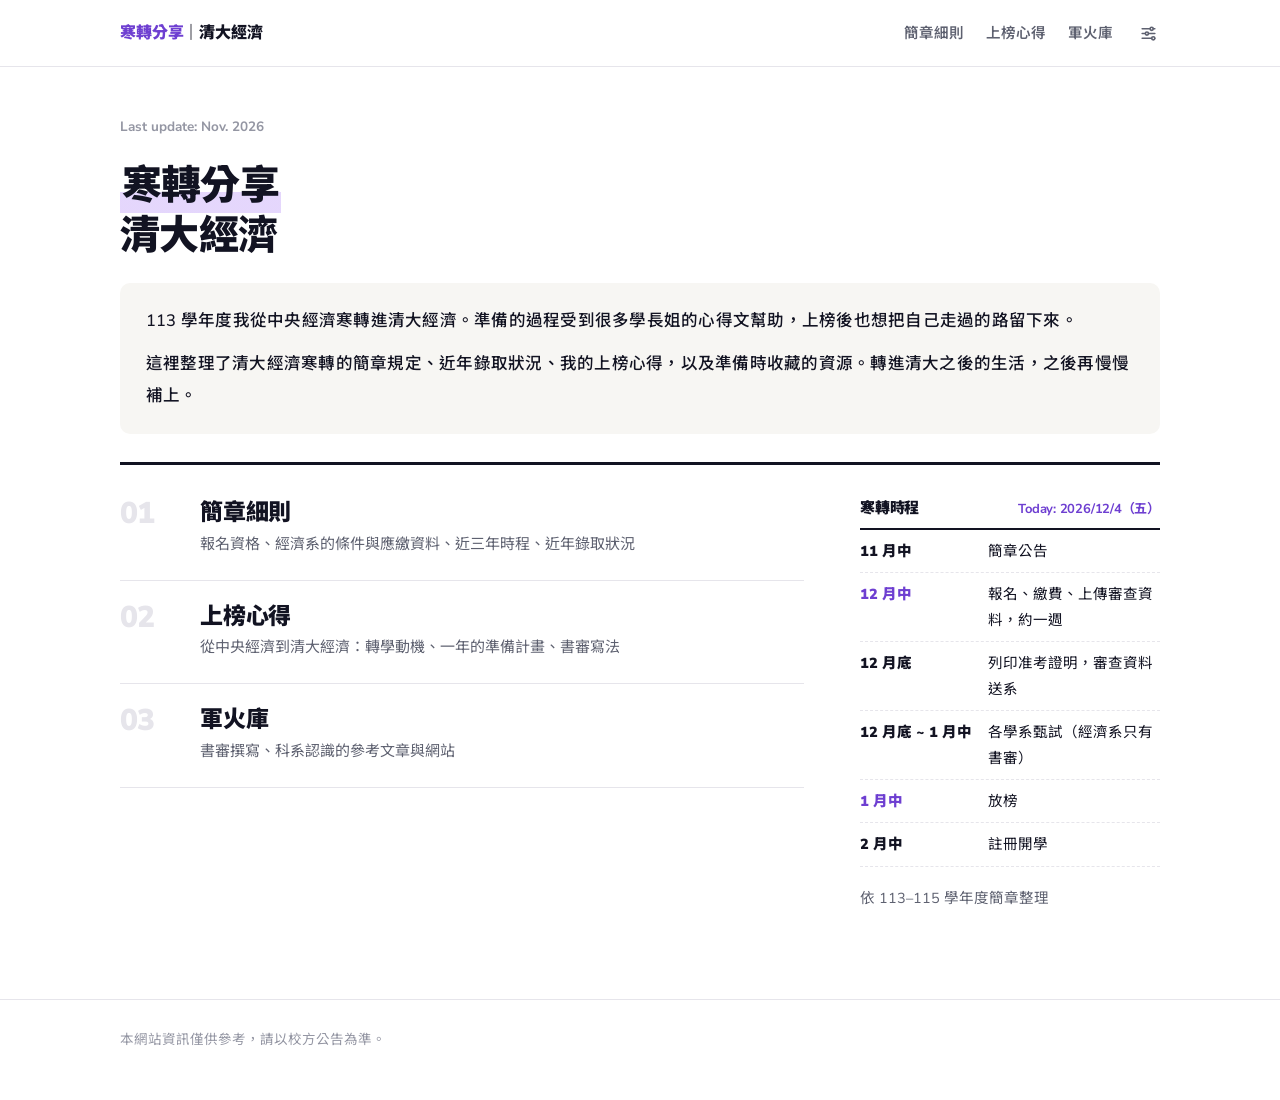
<file: index.html>
<!DOCTYPE html>

<html lang="zh-Hant">
<head>
<meta charset="utf-8"/>
<meta content="width=device-width,initial-scale=1,viewport-fit=cover" name="viewport"/>
<title>寒轉分享｜清大經濟</title>
<meta content="清大寒轉（轉學生甄試）經濟學系：簡章細則、近年錄取狀況、上榜心得與書審資源整理。" name="description"/>
<script>try{var t=localStorage.getItem("theme");if(t)document.documentElement.dataset.theme=t}catch(e){}</script>
<link href="assets/site.css?v=1795444333" rel="stylesheet"/>
<style>
.mast{padding-block:48px 28px;border-bottom:3px solid var(--rule);display:grid;gap:22px}
.issue{display:flex;flex-wrap:wrap;gap:4px 18px;font-size:13.5px;font-weight:700;color:var(--faint)}
.mast h1{font-size:clamp(28px,4vw,40px);line-height:1.25;letter-spacing:-.015em;font-weight:900}
.mast h1 mark{background:linear-gradient(transparent 62%,var(--mark) 62%);padding:0 .04em}
.mast .intro{display:grid;gap:10px;background:var(--bg-soft);border-radius:10px;padding:22px 26px;font-size:16.5px;font-weight:500;line-height:1.95;letter-spacing:.015em;color:var(--ink)}

.home{display:grid;grid-template-columns:minmax(0,1fr) 300px;gap:56px;padding-top:12px}
@media (max-width:880px){.home{grid-template-columns:1fr;gap:40px}}

.toc{list-style:none;margin:0;padding:0;counter-reset:toc}
.toc li{border-bottom:1px solid var(--line)}
.toc a{display:grid;grid-template-columns:64px 1fr;gap:4px 16px;padding:22px 16px;margin:0 -16px;border-radius:8px;text-decoration:none;transform-origin:left center;transition:transform .22s cubic-bezier(.2,.8,.2,1),background .22s,box-shadow .22s}
.toc a:hover{transform:scale(1.07) translateX(6px);background:var(--bg-soft);box-shadow:0 16px 40px rgba(18,19,34,.12)}
.toc a::before{counter-increment:toc;content:counter(toc,decimal-leading-zero);grid-row:span 2;font-size:30px;font-weight:900;line-height:1;color:var(--line);font-variant-numeric:tabular-nums;letter-spacing:-.03em;transition:color .15s,transform .22s;transform-origin:left center}
.toc a:hover::before{color:var(--accent);transform:scale(1.25)}
@media (prefers-reduced-motion:reduce){.toc a:hover{transform:none}}
.toc .tt{font-size:23px;font-weight:900;letter-spacing:-.01em;line-height:1.2;text-decoration:underline;text-decoration-color:transparent;text-decoration-thickness:2.5px;text-underline-offset:6px;transition:text-decoration-color .15s}
.toc a:hover .tt{text-decoration-color:var(--accent);color:var(--ink)}
.toc .ds{color:var(--muted);font-size:15px}

.side{display:grid;gap:18px;align-content:start;padding-top:22px}
.side h2{font-size:15px;font-weight:900;padding-bottom:10px;border-bottom:2px solid var(--rule);display:flex;justify-content:space-between;align-items:baseline;gap:12px}
.today{font-size:13px;font-weight:700;color:var(--accent-ink);font-variant-numeric:tabular-nums}
.dates{list-style:none;margin:0;padding:0}
.dates li{display:grid;grid-template-columns:118px 1fr;gap:10px;padding:8px 0;border-bottom:1px dashed var(--line);font-size:14.5px}
.dates .d{font-weight:900;font-variant-numeric:tabular-nums}
.dates .hl .d{color:var(--accent-ink)}
.side p{font-size:14.5px;color:var(--muted)}
</style>
<link rel="icon" href="favicon-32.png" type="image/png" sizes="32x32" />
<link rel="icon" href="favicon.svg" type="image/svg+xml" />
</head>
<body>
<main class="wrap">
<header class="mast">
<p class="issue"><span data-k="index.001">Last update: Nov. 2026</span></p>
<h1 data-k="index.002"><mark>寒轉分享</mark><br/>清大經濟</h1>
<div class="intro">
<p data-k="index.003">113 學年度我從中央經濟寒轉進清大經濟。準備的過程受到很多學長姐的心得文幫助，上榜後也想把自己走過的路留下來。</p>
<p data-k="index.004">這裡整理了清大經濟寒轉的簡章規定、近年錄取狀況、我的上榜心得，以及準備時收藏的資源。轉進清大之後的生活，之後再慢慢補上。</p>
</div>
</header>
<div class="home">
<ol class="toc">
<li><a href="sharing.html"><span class="tt" data-k="index.005">簡章細則</span><span class="ds" data-k="index.006">報名資格、經濟系的條件與應繳資料、近三年時程、近年錄取狀況</span></a></li>
<li><a href="story.html"><span class="tt" data-k="index.007">上榜心得</span><span class="ds" data-k="index.008">從中央經濟到清大經濟：轉學動機、一年的準備計畫、書審寫法</span></a></li>
<li><a href="resources.html"><span class="tt" data-k="index.009">軍火庫</span><span class="ds" data-k="index.010">書審撰寫、科系認識的參考文章與網站</span></a></li>
</ol>
<aside class="side">
<div>
<h2><span data-k="index.011">寒轉時程</span><span class="today" data-nokey=""></span></h2>
<ol class="dates">
<li><span class="d" data-k="index.012">11 月中</span><span data-k="index.013">簡章公告</span></li>
<li class="hl"><span class="d" data-k="index.014">12 月中</span><span data-k="index.015">報名、繳費、上傳審查資料，約一週</span></li>
<li><span class="d" data-k="index.016">12 月底</span><span data-k="index.017">列印准考證明，審查資料送系</span></li>
<li><span class="d" data-k="index.018">12 月底 ~ 1 月中</span><span data-k="index.019">各學系甄試（經濟系只有書審）</span></li>
<li class="hl"><span class="d" data-k="index.020">1 月中</span><span data-k="index.021">放榜</span></li>
<li><span class="d" data-k="index.022">2 月中</span><span data-k="index.023">註冊開學</span></li>
</ol>
</div>
<p data-k="index.024">依 113–115 學年度簡章整理</p>
</aside>
</div>
</main>
<script>{const d=new Date(),w='日一二三四五六'[d.getDay()],t=document.querySelector('.today');if(t)t.textContent='Today: '+d.getFullYear()+'/'+(d.getMonth()+1)+'/'+d.getDate()+'（'+w+'）'}</script>
<script src="assets/site.js?v=1795444333"></script>
</body>
</html>
</file>
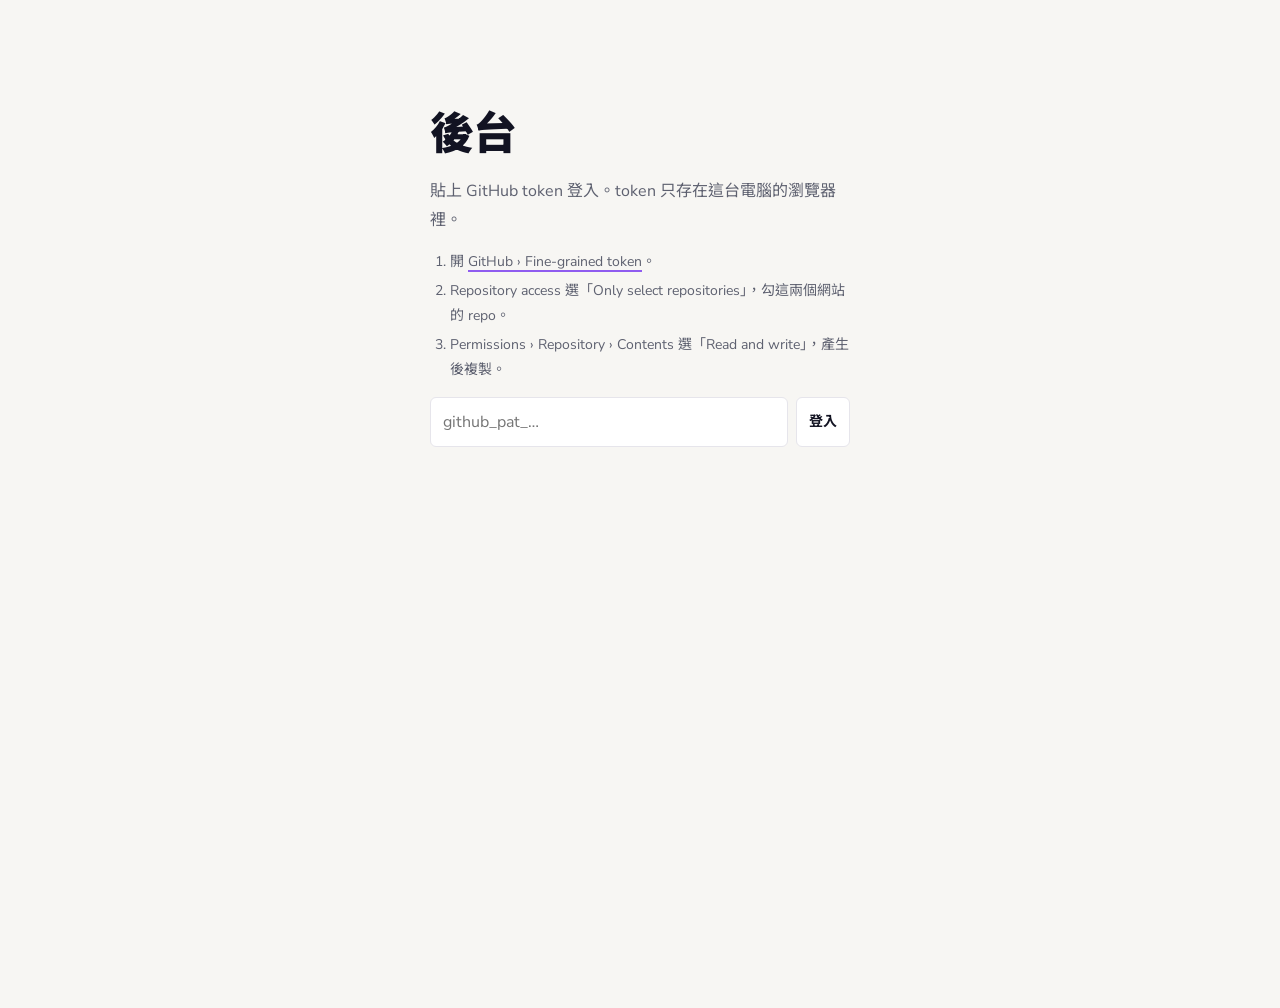
<file: admin.html>
<!DOCTYPE html>
<html lang="zh-Hant">
<head>
<meta charset="utf-8"/>
<meta content="width=device-width,initial-scale=1" name="viewport"/>
<meta name="robots" content="noindex,nofollow"/>
<title>後台</title>
<link href="assets/site.css?v=1795444333" rel="stylesheet"/>
<link href="assets/admin.css?v=1795444333" rel="stylesheet"/>
<link rel="icon" href="favicon.svg" type="image/svg+xml" />
</head>
<body class="adm">
<div id="login" class="adm-login" hidden>
  <h1>後台</h1>
  <p class="muted">貼上 GitHub token 登入。token 只存在這台電腦的瀏覽器裡。</p>
  <ol class="small muted">
    <li>開 <a href="https://github.com/settings/personal-access-tokens/new" target="_blank" rel="noopener">GitHub › Fine-grained token</a>。</li>
    <li>Repository access 選「Only select repositories」，勾這兩個網站的 repo。</li>
    <li>Permissions › Repository › Contents 選「Read and write」，產生後複製。</li>
  </ol>
  <form id="login-form"><input id="token" type="password" placeholder="github_pat_…" autocomplete="off" required><button type="submit">登入</button></form>
  <p id="login-msg" class="adm-msg"></p>
</div>

<div id="app" class="adm-app" hidden>
  <aside class="adm-side">
    <p class="adm-site"></p>
    <p class="grp">頁面</p>
    <nav id="pages"></nav>
    <div class="adm-side-foot"><button id="layout" type="button" title="切換分頁位置"></button><a id="live" target="_blank" rel="noopener">開啟網站</a><button id="logout" type="button">登出</button></div>
  </aside>
  <section class="adm-main">
    <header class="adm-bar">
      <div class="tb" id="tb">
        <button data-cmd="bold" title="粗體 ⌘B"><b>B</b></button>
        <button data-cmd="italic" title="斜體 ⌘I"><i>I</i></button>
        <button data-cmd="underline" title="底線 ⌘U"><u>U</u></button>
        <button data-cmd="strikeThrough" title="刪除線"><s>S</s></button>
        <span class="sep"></span>
        <button data-block="h2" title="大標">H1</button>
        <button data-block="h3" title="中標">H2</button>
        <button data-block="h4" title="小標">H3</button>
        <button data-block="p" title="內文">¶</button>
        <button id="b-small" title="小字（標題旁的補充說明）"><small>小字</small></button>
        <span class="sep"></span>
        <button data-mark="" class="hl" title="紫色螢光筆"><span class="sw-c" style="--c:#8F5CF0"></span></button>
        <button data-mark="r" class="hl" title="紅色螢光筆"><span class="sw-c" style="--c:#D62648"></span></button>
        <button data-mark="g" class="hl" title="綠色螢光筆"><span class="sw-c" style="--c:#16A08A"></span></button>
        <button data-mark="k" class="hl" title="灰色螢光筆"><span class="sw-c" style="--c:#9496A3"></span></button>
        <span class="sep"></span>
        <button data-cmd="insertUnorderedList" title="項目清單">•</button>
        <button data-cmd="insertOrderedList" title="編號清單">1.</button>
        <button id="b-link" title="連結">連結</button>
        <button id="b-img" title="插入圖片">圖片</button>
        <button id="b-sec" title="新增段落區塊">＋段落</button>
        <span class="sep"></span>
        <button data-cmd="undo" title="復原 ⌘Z">↶</button>
        <button data-cmd="redo" title="重做">↷</button>
      </div>
      <div class="acts">
        <span id="state" class="adm-state"></span>
        <button id="b-restore" type="button" hidden title="找回上次放棄的草稿">找回</button><button id="b-discard" type="button" hidden title="放棄修改，回到網站上的版本">放棄</button><button id="b-preview" type="button">預覽</button>
        <button id="b-publish" type="button" class="pri" disabled title="先按預覽，確認後再發布">發布</button>
      </div>
    </header>
    <iframe id="ed" title="編輯區"></iframe>
    <div id="lst" class="lst"></div>
  </section>
</div>
<input id="file" type="file" accept="image/*" hidden>
<p id="toast" class="adm-toast" role="status"></p>
<script src="assets/admin.js?v=1795444333"></script>
</body>
</html>
</file>
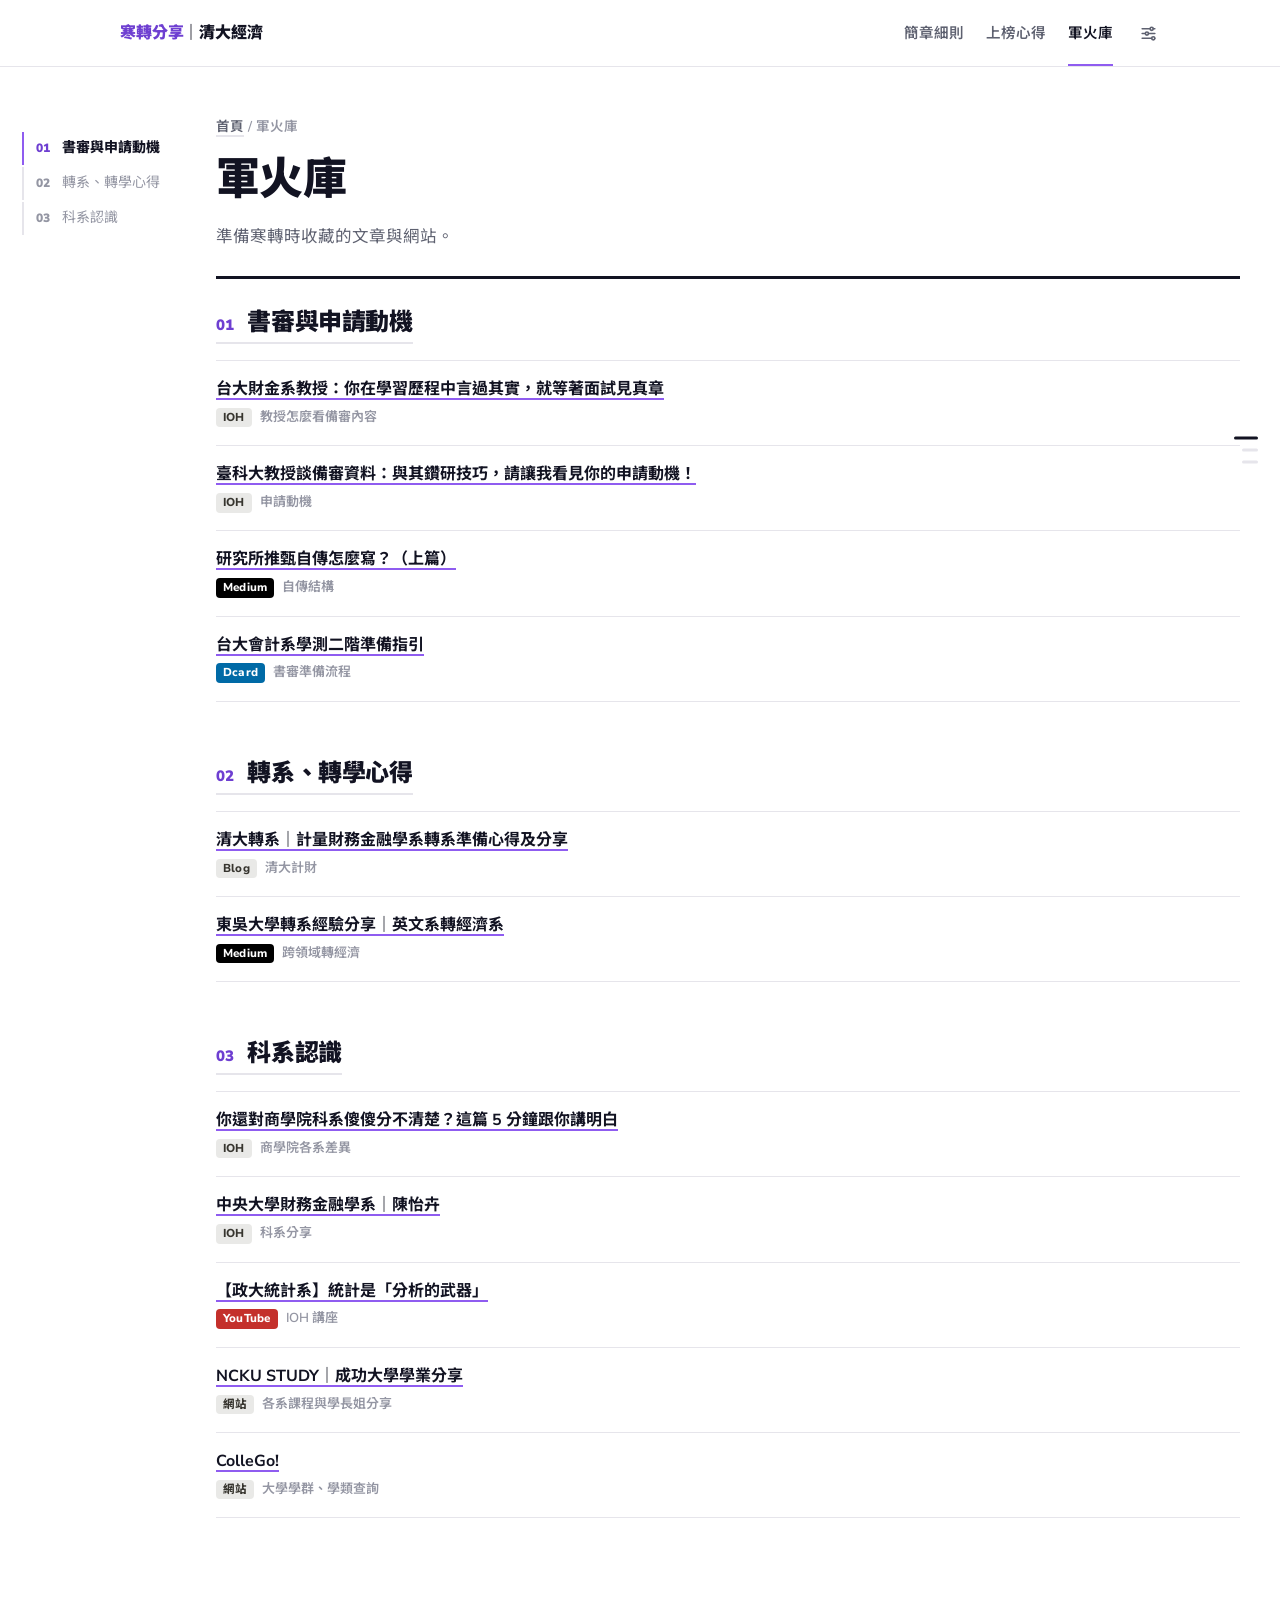
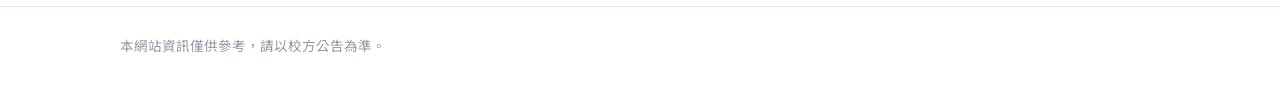
<file: resources.html>
<!DOCTYPE html>

<html lang="zh-Hant">
<head>
<meta charset="utf-8"/>
<meta content="width=device-width,initial-scale=1,viewport-fit=cover" name="viewport"/>
<title>軍火庫｜寒轉分享｜清大經濟</title>
<meta content="準備清大寒轉時收藏的參考資源：書審與申請動機、轉系轉學心得、科系認識。" name="description"/>
<script>try{var t=localStorage.getItem("theme");if(t)document.documentElement.dataset.theme=t}catch(e){}</script>
<link href="assets/site.css?v=1795444333" rel="stylesheet"/>
<style>
.res{list-style:none;margin:0;padding:0}
.res li{display:grid;gap:4px;padding:16px 0;border-top:1px solid var(--line)}
.res li:last-child{border-bottom:1px solid var(--line)}
.res a{font-weight:700;line-height:1.55}
.res .meta{display:flex;flex-wrap:wrap;gap:4px 8px;align-items:center;font-size:13px;color:var(--faint);font-weight:600}
.site.ioh{background:#E9E9E7;color:#37352F}
.site.yt{background:#C4302B;color:#fff}
.site.web{background:#E9E9E7;color:#37352F}
:root[data-theme="dark"] .site.ioh,:root[data-theme="dark"] .site.web{background:#2E3045;color:#D5D7E0}
@media (prefers-color-scheme:dark){:root:not([data-theme="light"]) .site.ioh,:root:not([data-theme="light"]) .site.web{background:#2E3045;color:#D5D7E0}}
</style>
<link rel="icon" href="favicon-32.png" type="image/png" sizes="32x32" />
<link rel="icon" href="favicon.svg" type="image/svg+xml" />
</head>
<body>
<main class="wrap">
<header class="page-head">
<p class="crumb"><a data-k="resources.001" href="./">首頁</a><span data-k="resources.002"> / 軍火庫</span></p>
<h1 data-k="resources.003">軍火庫</h1>
<p class="lede" data-k="resources.004">準備寒轉時收藏的文章與網站。</p>
</header>
<div class="stack">
<section>
<div class="sec-head"><h2><span class="no">01</span><span data-k="resources.005">書審與申請動機</span></h2></div>
<ul class="res">
<li><a data-k="resources.006" href="https://ioh.tw/articles/ioharticles-台大財金備審-財金系面試" rel="noopener" target="_blank">台大財金系教授：你在學習歷程中言過其實，就等著面試見真章</a><span class="meta"><span class="site ioh" data-k="resources.007">IOH</span><span data-k="resources.008">教授怎麼看備審內容</span></span></li>
<li><a data-k="resources.009" href="https://ioh.tw/articles/ioharticles-備審-科大申請" rel="noopener" target="_blank">臺科大教授談備審資料：與其鑽研技巧，請讓我看見你的申請動機！</a><span class="meta"><span class="site ioh" data-k="resources.010">IOH</span><span data-k="resources.011">申請動機</span></span></li>
<li><a data-k="resources.012" href="https://nccuchioffice.medium.com/%E7%A0%94%E7%A9%B6%E6%89%80%E6%8E%A8%E7%94%84%E8%87%AA%E5%82%B3%E6%80%8E%E9%BA%BC%E5%AF%AB-%E4%B8%8A%E7%AF%87-b9d3e1757c1" rel="noopener" target="_blank">研究所推甄自傳怎麼寫？（上篇）</a><span class="meta"><span class="site medium" data-k="resources.013">Medium</span><span data-k="resources.014">自傳結構</span></span></li>
<li><a data-k="resources.015" href="https://www.dcard.tw/f/freshman/p/241384516" rel="noopener" target="_blank">台大會計系學測二階準備指引</a><span class="meta"><span class="site dcard" data-k="resources.016">Dcard</span><span data-k="resources.017">書審準備流程</span></span></li>
</ul>
</section>
<section>
<div class="sec-head"><h2><span class="no">02</span><span data-k="resources.018">轉系、轉學心得</span></h2></div>
<ul class="res">
<li><a data-k="resources.019" href="https://tsaitsai2000.github.io/myblog/%E8%BD%89%E7%B3%BB/" rel="noopener" target="_blank">清大轉系｜計量財務金融學系轉系準備心得及分享</a><span class="meta"><span class="site web" data-k="resources.020">Blog</span><span data-k="resources.021">清大計財</span></span></li>
<li><a data-k="resources.022" href="https://medium.com/@yingci524/%E6%9D%B1%E5%90%B3%E5%A4%A7%E5%AD%B8%E8%BD%89%E7%B3%BB%E7%B6%93%E9%A9%97%E5%88%86%E4%BA%AB-%E8%8B%B1%E6%96%87%E7%B3%BB-%EF%B8%8F%E7%B6%93%E6%BF%9F%E7%B3%BB-7b647744d14b" rel="noopener" target="_blank">東吳大學轉系經驗分享｜英文系轉經濟系</a><span class="meta"><span class="site medium" data-k="resources.023">Medium</span><span data-k="resources.024">跨領域轉經濟</span></span></li>
</ul>
</section>
<section>
<div class="sec-head"><h2><span class="no">03</span><span data-k="resources.025">科系認識</span></h2></div>
<ul class="res">
<li><a data-k="resources.026" href="https://ioh.tw/articles/ioharticles-商學院科系" rel="noopener" target="_blank">你還對商學院科系傻傻分不清楚？這篇 5 分鐘跟你講明白</a><span class="meta"><span class="site ioh" data-k="resources.027">IOH</span><span data-k="resources.028">商學院各系差異</span></span></li>
<li><a data-k="resources.029" href="https://ioh.tw/talks/中央財金系-陳怡卉-i-fay-chen-tw-study-ncu-bde" rel="noopener" target="_blank">中央大學財務金融學系｜陳怡卉</a><span class="meta"><span class="site ioh" data-k="resources.030">IOH</span><span data-k="resources.031">科系分享</span></span></li>
<li><a data-k="resources.032" href="https://www.youtube.com/watch?v=1795444333xn8PQwUE" rel="noopener" target="_blank">【政大統計系】統計是「分析的武器」</a><span class="meta"><span class="site yt" data-k="resources.033">YouTube</span><span data-k="resources.034">IOH 講座</span></span></li>
<li><a data-k="resources.035" href="https://nckustudy.com/major" rel="noopener" target="_blank">NCKU STUDY｜成功大學學業分享</a><span class="meta"><span class="site web" data-k="resources.036">網站</span><span data-k="resources.037">各系課程與學長姐分享</span></span></li>
<li><a data-k="resources.038" href="https://collego.edu.tw/Login/Index" rel="noopener" target="_blank">ColleGo!</a><span class="meta"><span class="site web" data-k="resources.039">網站</span><span data-k="resources.040">大學學群、學類查詢</span></span></li>
</ul>
</section>
</div>
</main>
<script src="assets/site.js?v=1795444333"></script>
</body>
</html>
</file>
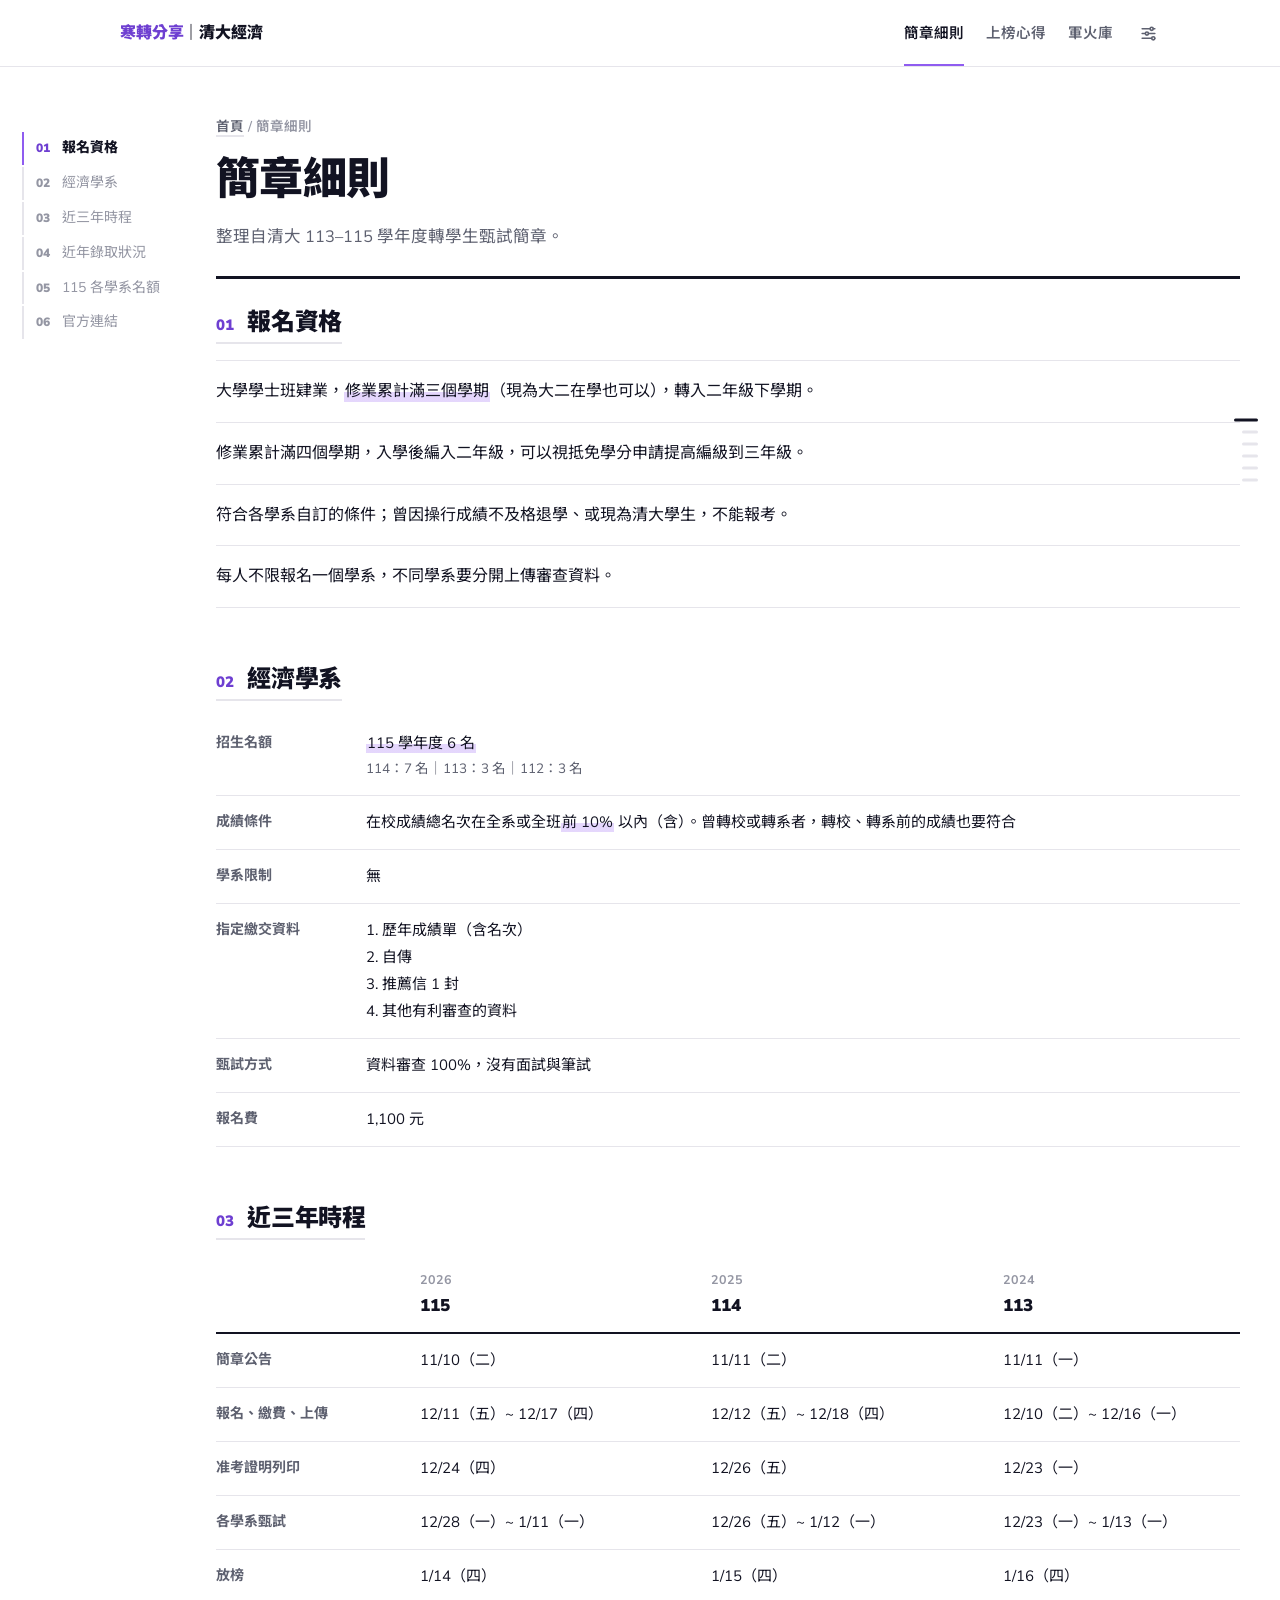
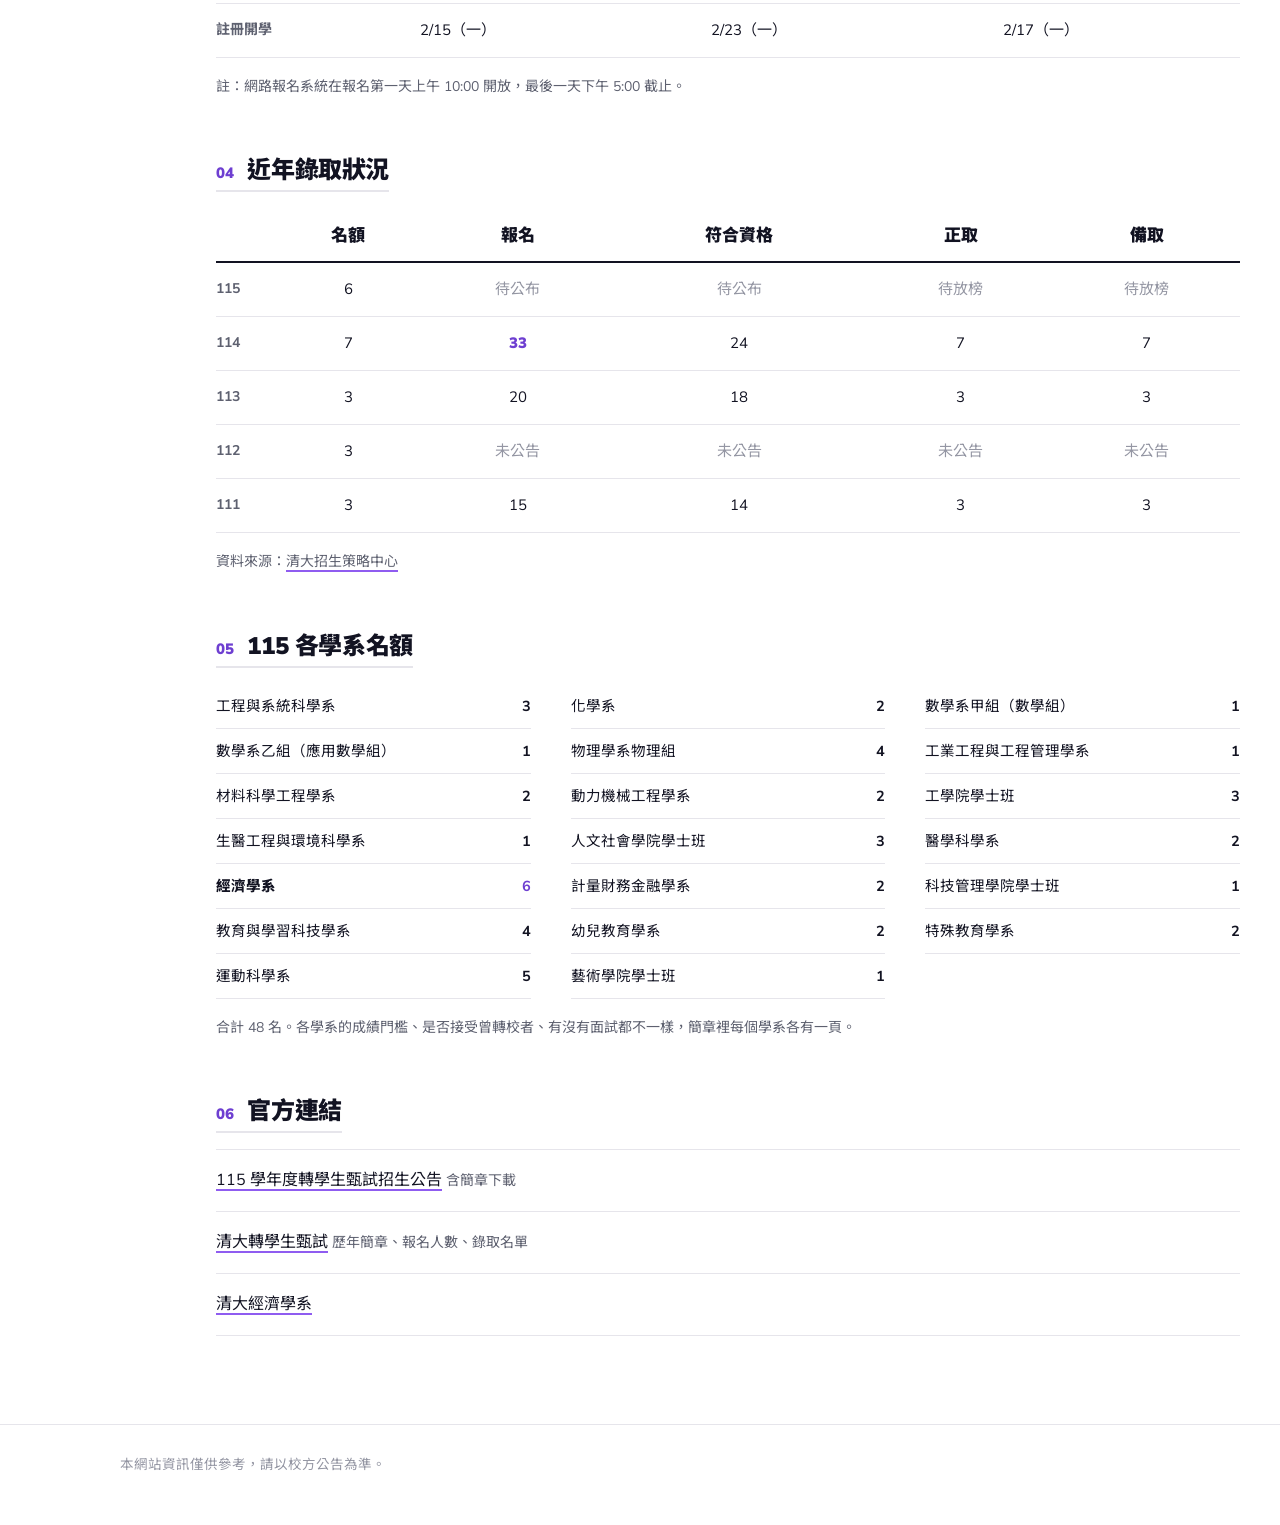
<file: sharing.html>
<!DOCTYPE html>

<html lang="zh-Hant">
<head>
<meta charset="utf-8"/>
<meta content="width=device-width,initial-scale=1,viewport-fit=cover" name="viewport"/>
<title>簡章細則｜寒轉分享｜清大經濟</title>
<meta content="清大轉學生甄試（寒轉）經濟學系：報名資格、成績條件、應繳資料、近三年時程與近年錄取狀況。" name="description"/>
<script>try{var t=localStorage.getItem("theme");if(t)document.documentElement.dataset.theme=t}catch(e){}</script>
<link href="assets/site.css?v=1795444333" rel="stylesheet"/>
<style>
.cmp-scroll{overflow-x:auto}
table.cmp{border-collapse:collapse;width:100%;font-size:15px}
.cmp th,.cmp td{padding:13px 16px 13px 0;border-bottom:1px solid var(--line);text-align:left;vertical-align:top}
.cmp thead th{border-bottom:2px solid var(--rule);font-size:17px;font-weight:900;padding-bottom:10px}
.cmp thead th small{display:block;font-size:12.5px;color:var(--faint);font-weight:700}
.cmp tbody th{width:150px;color:var(--muted);font-weight:700;font-size:14px}
.cmp .sub{display:block;color:var(--muted);font-size:13.5px}
.cmp.yrs td{font-variant-numeric:tabular-nums}
.cmp.yrs thead th,.cmp.yrs td{text-align:center;padding-left:8px;padding-right:8px}
.cmp.yrs .c{display:inline-block;text-align:left}
.cmp.stat .na{color:var(--faint)}
.cmp.stat tbody th{width:56px}
.cmp.stat .n{color:var(--accent-ink);font-weight:900}
.sub-h{font-size:16px;margin-top:8px;padding-bottom:8px;border-bottom:2px solid var(--rule)}
.quota{display:grid;grid-template-columns:repeat(auto-fill,minmax(240px,1fr));gap:0 40px;list-style:none;margin:0;padding:0}
.quota li{display:flex;justify-content:space-between;gap:12px;padding:9px 0;border-bottom:1px solid var(--line);font-size:14.5px}
.quota li b{font-variant-numeric:tabular-nums}
.quota li.me{font-weight:800}
.quota li.me b{color:var(--accent-ink)}
@media (max-width:560px){.cmp.yrs th,.cmp.yrs td{padding-right:6px;font-size:14px}.cmp tbody th{width:84px}}
</style>
<link rel="icon" href="favicon-32.png" type="image/png" sizes="32x32" />
<link rel="icon" href="favicon.svg" type="image/svg+xml" />
</head>
<body>
<main class="wrap">
<header class="page-head">
<p class="crumb"><a data-k="sharing.001" href="./">首頁</a><span data-k="sharing.002"> / 簡章細則</span></p>
<h1 data-k="sharing.003">簡章細則</h1>
<p class="lede" data-k="sharing.004">整理自清大 113–115 學年度轉學生甄試簡章。</p>
</header>
<div class="stack">
<section>
<div class="sec-head"><h2><span class="no">01</span><span data-k="sharing.005">報名資格</span></h2></div>
<ul class="rules">
<li data-k="sharing.006">大學學士班肄業，<mark>修業累計滿三個學期</mark>（現為大二在學也可以），轉入二年級下學期。</li>
<li data-k="sharing.007">修業累計滿四個學期，入學後編入二年級，可以視抵免學分申請提高編級到三年級。</li>
<li data-k="sharing.008">符合各學系自訂的條件；曾因操行成績不及格退學、或現為清大學生，不能報考。</li>
<li data-k="sharing.009">每人不限報名一個學系，不同學系要分開上傳審查資料。</li>
</ul>
</section>
<section>
<div class="sec-head"><h2><span class="no">02</span><span data-k="sharing.010">經濟學系</span></h2></div>
<div class="cmp-scroll">
<table class="cmp">
<tbody>
<tr><th data-k="sharing.011" scope="row">招生名額</th><td><mark data-k="sharing.012">115 學年度 6 名</mark><span class="sub" data-k="sharing.013">114：7 名｜113：3 名｜112：3 名</span></td></tr>
<tr><th data-k="sharing.014" scope="row">成績條件</th><td data-k="sharing.015">在校成績總名次在全系或全班<mark>前 10%</mark> 以內（含）。曾轉校或轉系者，轉校、轉系前的成績也要符合</td></tr>
<tr><th data-k="sharing.016" scope="row">學系限制</th><td data-k="sharing.017">無</td></tr>
<tr><th data-k="sharing.018" scope="row">指定繳交資料</th><td data-k="sharing.019">1. 歷年成績單（含名次）<br/>2. 自傳<br/>3. 推薦信 1 封<br/>4. 其他有利審查的資料</td></tr>
<tr><th data-k="sharing.020" scope="row">甄試方式</th><td data-k="sharing.021">資料審查 100%，沒有面試與筆試</td></tr>
<tr><th data-k="sharing.022" scope="row">報名費</th><td data-k="sharing.023">1,100 元</td></tr>
</tbody>
</table>
</div>
</section>
<section>
<div class="sec-head"><h2><span class="no">03</span><span data-k="sharing.024">近三年時程</span></h2></div>
<div class="cmp-scroll">
<table class="cmp yrs blk">
<thead><tr><th scope="col"></th><th scope="col"><small data-k="sharing.025">2026</small><span data-k="sharing.026">115</span></th><th scope="col"><small data-k="sharing.027">2025</small><span data-k="sharing.028">114</span></th><th scope="col"><small data-k="sharing.029">2024</small><span data-k="sharing.030">113</span></th></tr></thead>
<tbody>
<tr><th data-k="sharing.031" scope="row">簡章公告</th><td data-k="sharing.032">11/10（二）</td><td data-k="sharing.033">11/11（二）</td><td data-k="sharing.034">11/11（一）</td></tr>
<tr><th data-k="sharing.035" scope="row">報名、繳費、上傳</th><td data-k="sharing.036">12/11（五）~ 12/17（四）</td><td data-k="sharing.037">12/12（五）~ 12/18（四）</td><td data-k="sharing.038">12/10（二）~ 12/16（一）</td></tr>
<tr><th data-k="sharing.039" scope="row">准考證明列印</th><td data-k="sharing.040">12/24（四）</td><td data-k="sharing.041">12/26（五）</td><td data-k="sharing.042">12/23（一）</td></tr>
<tr><th data-k="sharing.043" scope="row">各學系甄試</th><td data-k="sharing.044">12/28（一）~ 1/11（一）</td><td data-k="sharing.045">12/26（五）~ 1/12（一）</td><td data-k="sharing.046">12/23（一）~ 1/13（一）</td></tr>
<tr><th data-k="sharing.047" scope="row">放榜</th><td data-k="sharing.048">1/14（四）</td><td data-k="sharing.049">1/15（四）</td><td data-k="sharing.050">1/16（四）</td></tr>
<tr><th data-k="sharing.051" scope="row">註冊開學</th><td data-k="sharing.052">2/15（一）</td><td data-k="sharing.053">2/23（一）</td><td data-k="sharing.054">2/17（一）</td></tr>
</tbody>
</table>
</div>
<p class="muted small" data-k="sharing.055">註：網路報名系統在報名第一天上午 10:00 開放，最後一天下午 5:00 截止。</p>
</section>
<section>
<div class="sec-head"><h2><span class="no">04</span><span data-k="sharing.056">近年錄取狀況</span></h2></div>
<div class="cmp-scroll">
<table class="cmp yrs stat">
<thead><tr><th scope="col"></th><th data-k="sharing.057" scope="col">名額</th><th data-k="sharing.058" scope="col">報名</th><th data-k="sharing.059" scope="col">符合資格</th><th data-k="sharing.060" scope="col">正取</th><th data-k="sharing.061" scope="col">備取</th></tr></thead>
<tbody>
<tr><th data-k="sharing.062" scope="row">115</th><td data-k="sharing.063">6</td><td><span class="na" data-k="sharing.064">待公布</span></td><td><span class="na" data-k="sharing.065">待公布</span></td><td><span class="na" data-k="sharing.066">待放榜</span></td><td><span class="na" data-k="sharing.067">待放榜</span></td></tr>
<tr><th data-k="sharing.068" scope="row">114</th><td data-k="sharing.069">7</td><td data-k="sharing.070"><b class="n">33</b></td><td data-k="sharing.071">24</td><td data-k="sharing.072">7</td><td data-k="sharing.073">7</td></tr>
<tr><th data-k="sharing.074" scope="row">113</th><td data-k="sharing.075">3</td><td data-k="sharing.076">20</td><td data-k="sharing.077">18</td><td data-k="sharing.078">3</td><td data-k="sharing.079">3</td></tr>
<tr><th data-k="sharing.080" scope="row">112</th><td data-k="sharing.081">3</td><td><span class="na" data-k="sharing.082">未公告</span></td><td><span class="na" data-k="sharing.083">未公告</span></td><td><span class="na" data-k="sharing.084">未公告</span></td><td><span class="na" data-k="sharing.085">未公告</span></td></tr>
<tr><th data-k="sharing.086" scope="row">111</th><td data-k="sharing.087">3</td><td data-k="sharing.088">15</td><td data-k="sharing.089">14</td><td data-k="sharing.090">3</td><td data-k="sharing.091">3</td></tr>
</tbody>
</table>
</div>
<p class="muted small"><span data-k="sharing.092">資料來源：</span><a data-k="sharing.093" href="https://adms.site.nthu.edu.tw/p/412-1207-3127.php?Lang=zh-tw" rel="noopener" target="_blank">清大招生策略中心</a></p>
</section>
<section>
<div class="sec-head"><h2><span class="no">05</span><span data-k="sharing.094">115 各學系名額</span></h2></div>
<ul class="quota">
<li><span data-k="sharing.095">工程與系統科學系</span><b data-k="sharing.096">3</b></li>
<li><span data-k="sharing.097">化學系</span><b data-k="sharing.098">2</b></li>
<li><span data-k="sharing.099">數學系甲組（數學組）</span><b data-k="sharing.100">1</b></li>
<li><span data-k="sharing.101">數學系乙組（應用數學組）</span><b data-k="sharing.102">1</b></li>
<li><span data-k="sharing.103">物理學系物理組</span><b data-k="sharing.104">4</b></li>
<li><span data-k="sharing.105">工業工程與工程管理學系</span><b data-k="sharing.106">1</b></li>
<li><span data-k="sharing.107">材料科學工程學系</span><b data-k="sharing.108">2</b></li>
<li><span data-k="sharing.109">動力機械工程學系</span><b data-k="sharing.110">2</b></li>
<li><span data-k="sharing.111">工學院學士班</span><b data-k="sharing.112">3</b></li>
<li><span data-k="sharing.113">生醫工程與環境科學系</span><b data-k="sharing.114">1</b></li>
<li><span data-k="sharing.115">人文社會學院學士班</span><b data-k="sharing.116">3</b></li>
<li><span data-k="sharing.117">醫學科學系</span><b data-k="sharing.118">2</b></li>
<li class="me"><span data-k="sharing.119">經濟學系</span><b data-k="sharing.120">6</b></li>
<li><span data-k="sharing.121">計量財務金融學系</span><b data-k="sharing.122">2</b></li>
<li><span data-k="sharing.123">科技管理學院學士班</span><b data-k="sharing.124">1</b></li>
<li><span data-k="sharing.125">教育與學習科技學系</span><b data-k="sharing.126">4</b></li>
<li><span data-k="sharing.127">幼兒教育學系</span><b data-k="sharing.128">2</b></li>
<li><span data-k="sharing.129">特殊教育學系</span><b data-k="sharing.130">2</b></li>
<li><span data-k="sharing.131">運動科學系</span><b data-k="sharing.132">5</b></li>
<li><span data-k="sharing.133">藝術學院學士班</span><b data-k="sharing.134">1</b></li>
</ul>
<p class="muted small" data-k="sharing.135">合計 48 名。各學系的成績門檻、是否接受曾轉校者、有沒有面試都不一樣，簡章裡每個學系各有一頁。</p>
</section>
<section>
<div class="sec-head"><h2><span class="no">06</span><span data-k="sharing.136">官方連結</span></h2></div>
<ul class="rules">
<li><a data-k="sharing.137" href="https://adms.site.nthu.edu.tw/p/406-1207-317957,r1305.php?Lang=zh-tw" rel="noopener" target="_blank">115 學年度轉學生甄試招生公告</a> <span class="muted small" data-k="sharing.138">含簡章下載</span></li>
<li><a data-k="sharing.139" href="https://adms.site.nthu.edu.tw/p/412-1207-3127.php?Lang=zh-tw" rel="noopener" target="_blank">清大轉學生甄試</a> <span class="muted small" data-k="sharing.140">歷年簡章、報名人數、錄取名單</span></li>
<li><a data-k="sharing.141" href="https://econ.site.nthu.edu.tw/" rel="noopener" target="_blank">清大經濟學系</a></li>
</ul>
</section>
</div>
</main>
<script>
/* 年份表：每欄內容置中成一塊，塊內靠左 */
document.querySelectorAll(".cmp.yrs.blk").forEach(t=>{
  const cols={};
  t.querySelectorAll("tr").forEach(r=>[...r.cells].forEach((c,i)=>{
    if(i===0)return;
    const w=document.createElement("span");w.className="c";if(c.dataset.k){w.dataset.k=c.dataset.k;delete c.dataset.k}
    while(c.firstChild)w.appendChild(c.firstChild);c.appendChild(w);(cols[i]=cols[i]||[]).push(w);
  }));
  const fit=()=>Object.values(cols).forEach(ws=>{ws.forEach(w=>w.style.width="");const m=Math.max(...ws.map(w=>w.getBoundingClientRect().width));ws.forEach(w=>w.style.width=Math.ceil(m)+"px")});
  fit();document.fonts&&document.fonts.ready.then(fit);
});
</script>
<script src="assets/site.js?v=1795444333"></script>
</body>
</html>
</file>
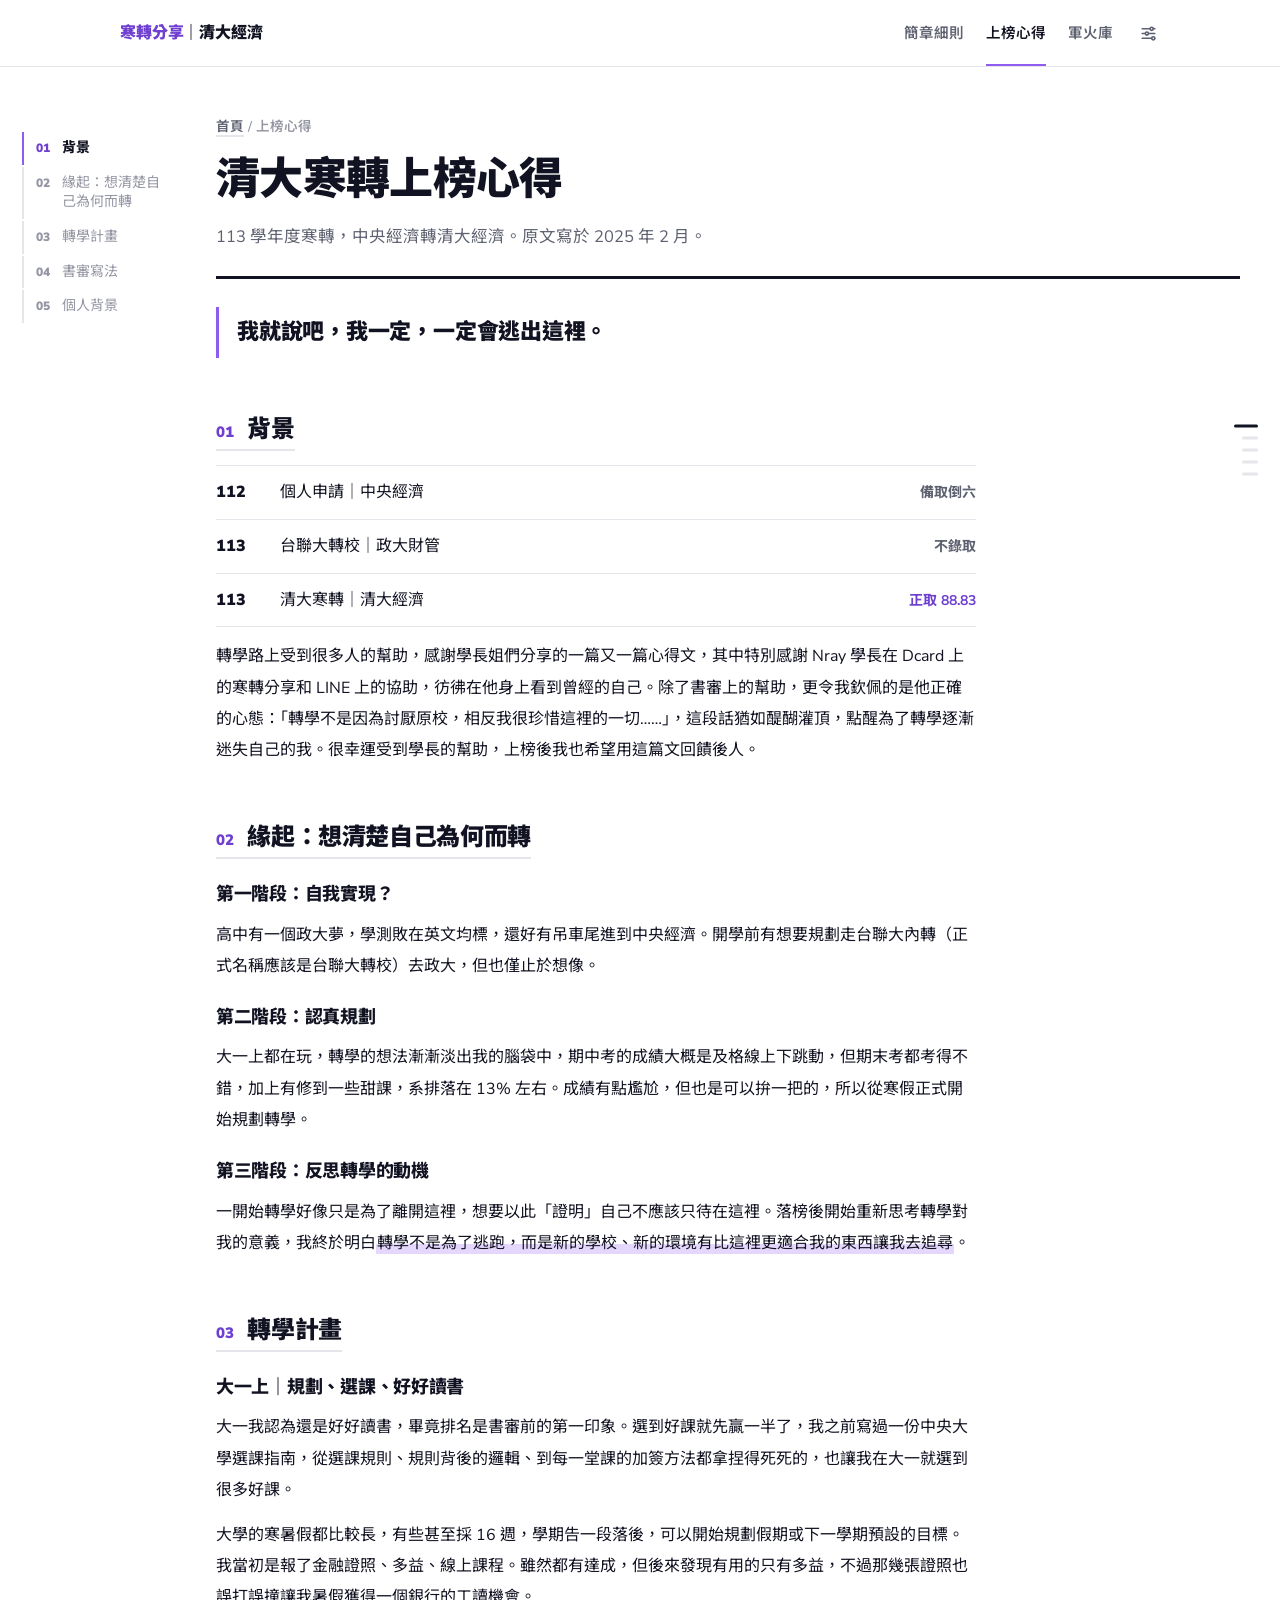
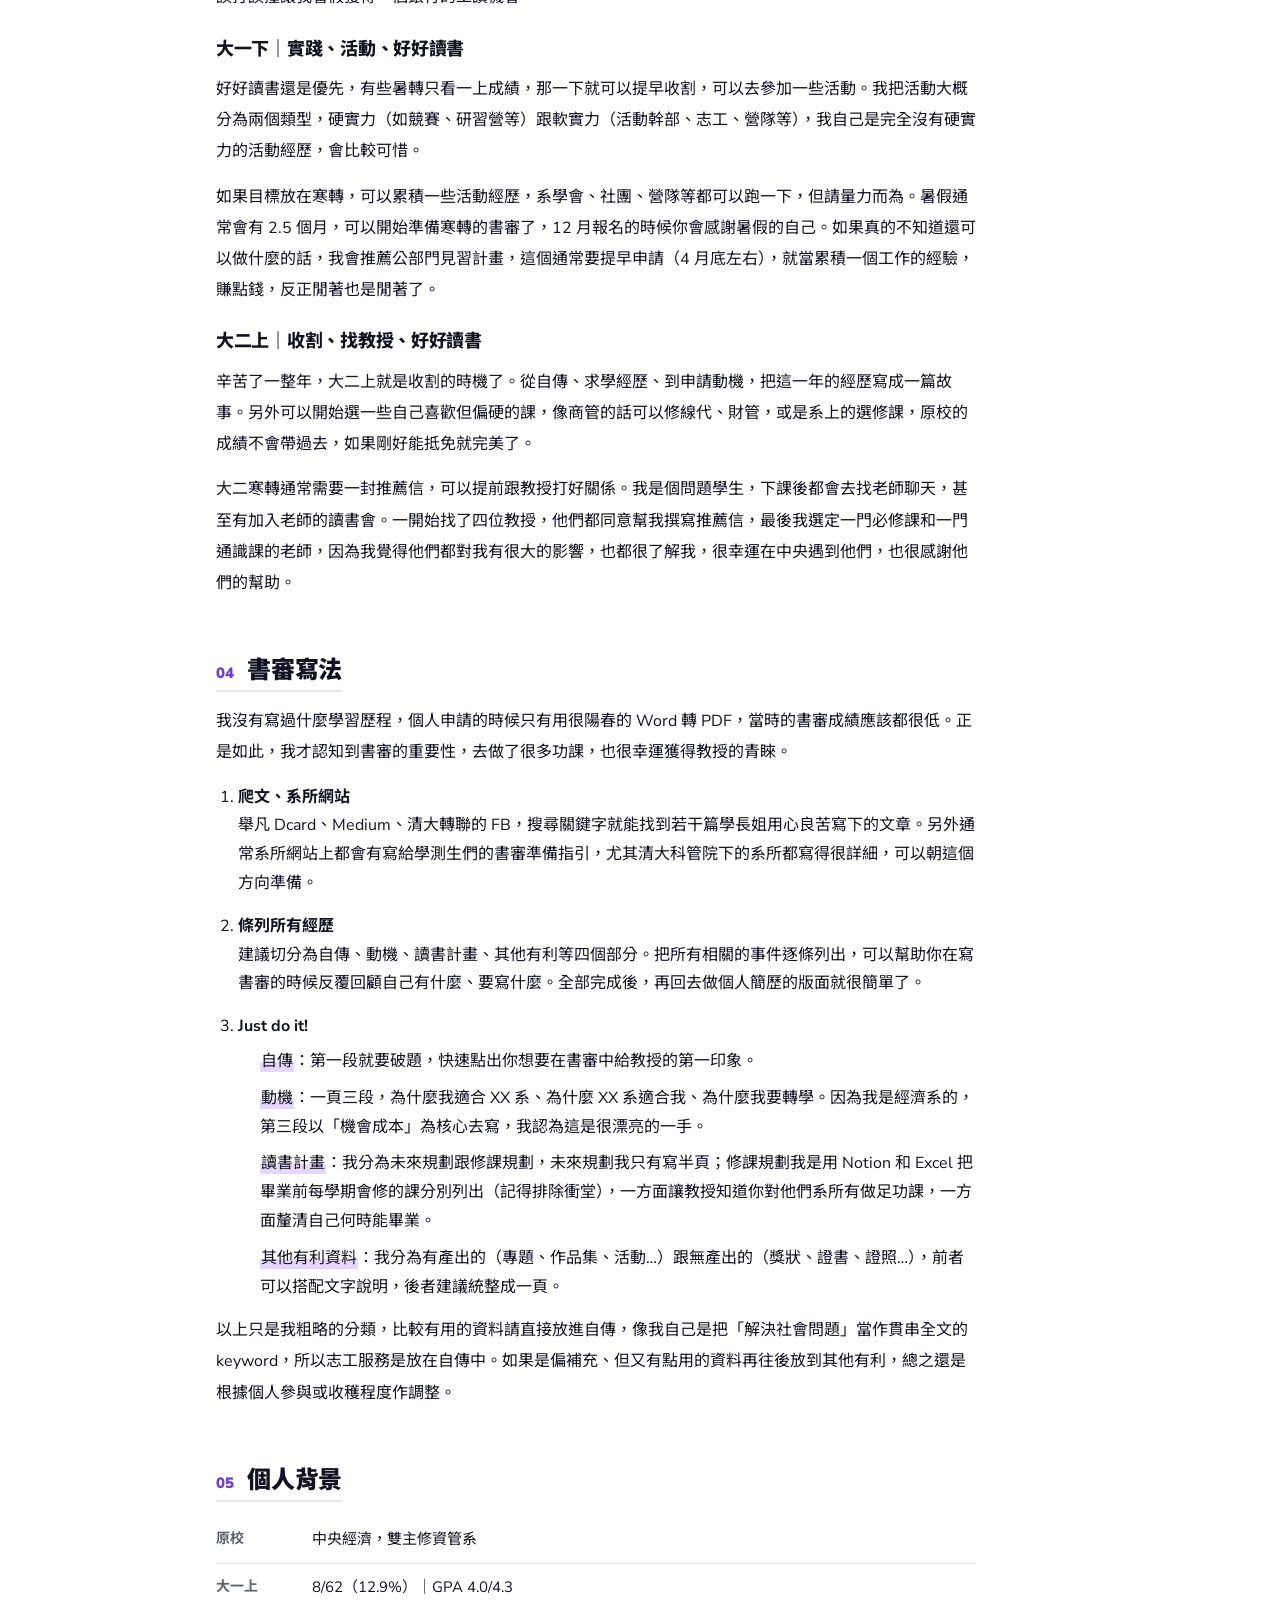
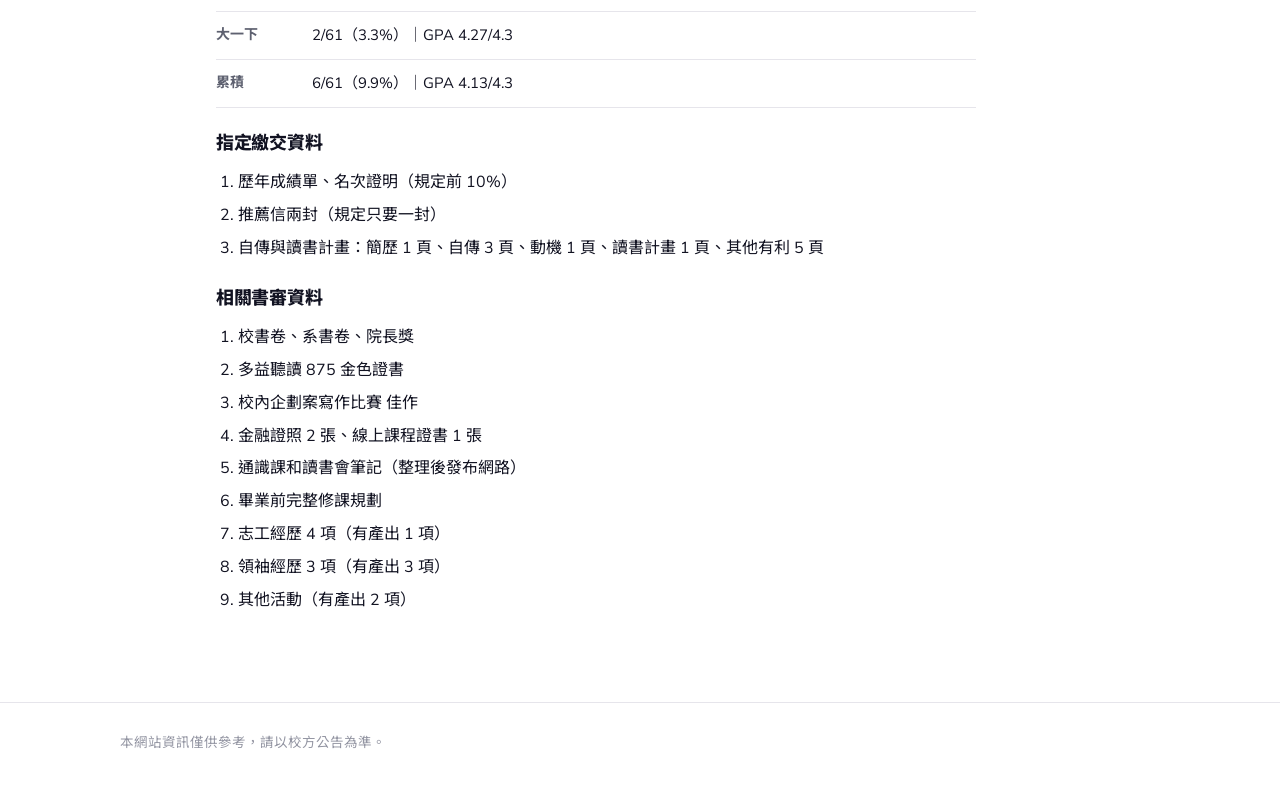
<file: story.html>
<!DOCTYPE html>

<html lang="zh-Hant">
<head>
<meta charset="utf-8"/>
<meta content="width=device-width,initial-scale=1,viewport-fit=cover" name="viewport"/>
<title>上榜心得｜寒轉分享｜清大經濟</title>
<meta content="從中央經濟寒轉到清大經濟的上榜心得：轉學動機、大一到大二的準備計畫、書審寫法與個人背景。" name="description"/>
<script>try{var t=localStorage.getItem("theme");if(t)document.documentElement.dataset.theme=t}catch(e){}</script>
<link href="assets/site.css?v=1795444333" rel="stylesheet"/>
<style>
.article{max-width:760px;display:grid;gap:56px}
.article section{gap:14px}
.article h3{font-size:18px;margin-top:10px}
.article p{line-height:1.95}
.quote{font-size:22px;font-weight:900;letter-spacing:-.01em;line-height:1.5;padding:4px 0 4px 18px;border-left:3px solid var(--accent)}
.bg{list-style:none;margin:0;padding:0}
.bg li{display:grid;grid-template-columns:52px 1fr auto;gap:12px;padding:12px 0;border-bottom:1px solid var(--line);align-items:baseline}
.bg li:first-child{border-top:1px solid var(--line)}
.bg .y{font-weight:900;font-variant-numeric:tabular-nums}
.bg .r{font-size:14px;color:var(--muted);font-weight:700;white-space:nowrap}
.bg li.ok .r{color:var(--accent-ink)}
.steps{margin:0;padding-left:22px;display:grid;gap:14px}
.steps b{display:block}
.kv{border-collapse:collapse;width:100%;font-size:15px}
.kv th,.kv td{text-align:left;vertical-align:top;padding:10px 16px 10px 0;border-bottom:1px solid var(--line)}
.kv th{width:96px;color:var(--muted);font-size:14px;font-weight:700}
.kv td{font-variant-numeric:tabular-nums}
.list{margin:0;padding-left:22px;display:grid;gap:4px}
</style>
<link rel="icon" href="favicon-32.png" type="image/png" sizes="32x32" />
<link rel="icon" href="favicon.svg" type="image/svg+xml" />
</head>
<body>
<main class="wrap">
<header class="page-head">
<p class="crumb"><a data-k="story.001" href="./">首頁</a><span data-k="story.002"> / 上榜心得</span></p>
<h1 data-k="story.003">清大寒轉上榜心得</h1>
<p class="lede" data-k="story.004">113 學年度寒轉，中央經濟轉清大經濟。原文寫於 2025 年 2 月。</p>
</header>
<div class="article">
<section>
<p class="quote" data-k="story.005">我就說吧，我一定，一定會逃出這裡。</p>
</section>
<section>
<div class="sec-head"><h2><span class="no">01</span><span data-k="story.006">背景</span></h2></div>
<ul class="bg">
<li><span class="y" data-k="story.007">112</span><span data-k="story.008">個人申請｜中央經濟</span><span class="r" data-k="story.009">備取倒六</span></li>
<li><span class="y" data-k="story.010">113</span><span data-k="story.011">台聯大轉校｜政大財管</span><span class="r" data-k="story.012">不錄取</span></li>
<li class="ok"><span class="y" data-k="story.013">113</span><span data-k="story.014">清大寒轉｜清大經濟</span><span class="r" data-k="story.015">正取 88.83</span></li>
</ul>
<p data-k="story.016">轉學路上受到很多人的幫助，感謝學長姐們分享的一篇又一篇心得文，其中特別感謝 Nray 學長在 Dcard 上的寒轉分享和 LINE 上的協助，彷彿在他身上看到曾經的自己。除了書審上的幫助，更令我欽佩的是他正確的心態：「轉學不是因為討厭原校，相反我很珍惜這裡的一切……」，這段話猶如醍醐灌頂，點醒為了轉學逐漸迷失自己的我。很幸運受到學長的幫助，上榜後我也希望用這篇文回饋後人。</p>
</section>
<section>
<div class="sec-head"><h2><span class="no">02</span><span data-k="story.017">緣起：想清楚自己為何而轉</span></h2></div>
<h3 data-k="story.018">第一階段：自我實現？</h3>
<p data-k="story.019">高中有一個政大夢，學測敗在英文均標，還好有吊車尾進到中央經濟。開學前有想要規劃走台聯大內轉（正式名稱應該是台聯大轉校）去政大，但也僅止於想像。</p>
<h3 data-k="story.020">第二階段：認真規劃</h3>
<p data-k="story.021">大一上都在玩，轉學的想法漸漸淡出我的腦袋中，期中考的成績大概是及格線上下跳動，但期末考都考得不錯，加上有修到一些甜課，系排落在 13% 左右。成績有點尷尬，但也是可以拚一把的，所以從寒假正式開始規劃轉學。</p>
<h3 data-k="story.022">第三階段：反思轉學的動機</h3>
<p data-k="story.023">一開始轉學好像只是為了離開這裡，想要以此「證明」自己不應該只待在這裡。落榜後開始重新思考轉學對我的意義，我終於明白<mark>轉學不是為了逃跑，而是新的學校、新的環境有比這裡更適合我的東西讓我去追尋</mark>。</p>
</section>
<section>
<div class="sec-head"><h2><span class="no">03</span><span data-k="story.024">轉學計畫</span></h2></div>
<h3 data-k="story.025">大一上｜規劃、選課、好好讀書</h3>
<p data-k="story.026">大一我認為還是好好讀書，畢竟排名是書審前的第一印象。選到好課就先贏一半了，我之前寫過一份中央大學選課指南，從選課規則、規則背後的邏輯、到每一堂課的加簽方法都拿捏得死死的，也讓我在大一就選到很多好課。</p>
<p data-k="story.027">大學的寒暑假都比較長，有些甚至採 16 週，學期告一段落後，可以開始規劃假期或下一學期預設的目標。我當初是報了金融證照、多益、線上課程。雖然都有達成，但後來發現有用的只有多益，不過那幾張證照也誤打誤撞讓我暑假獲得一個銀行的工讀機會。</p>
<h3 data-k="story.028">大一下｜實踐、活動、好好讀書</h3>
<p data-k="story.029">好好讀書還是優先，有些暑轉只看一上成績，那一下就可以提早收割，可以去參加一些活動。我把活動大概分為兩個類型，硬實力（如競賽、研習營等）跟軟實力（活動幹部、志工、營隊等），我自己是完全沒有硬實力的活動經歷，會比較可惜。</p>
<p data-k="story.030">如果目標放在寒轉，可以累積一些活動經歷，系學會、社團、營隊等都可以跑一下，但請量力而為。暑假通常會有 2.5 個月，可以開始準備寒轉的書審了，12 月報名的時候你會感謝暑假的自己。如果真的不知道還可以做什麼的話，我會推薦公部門見習計畫，這個通常要提早申請（4 月底左右），就當累積一個工作的經驗，賺點錢，反正閒著也是閒著了。</p>
<h3 data-k="story.031">大二上｜收割、找教授、好好讀書</h3>
<p data-k="story.032">辛苦了一整年，大二上就是收割的時機了。從自傳、求學經歷、到申請動機，把這一年的經歷寫成一篇故事。另外可以開始選一些自己喜歡但偏硬的課，像商管的話可以修線代、財管，或是系上的選修課，原校的成績不會帶過去，如果剛好能抵免就完美了。</p>
<p data-k="story.033">大二寒轉通常需要一封推薦信，可以提前跟教授打好關係。我是個問題學生，下課後都會去找老師聊天，甚至有加入老師的讀書會。一開始找了四位教授，他們都同意幫我撰寫推薦信，最後我選定一門必修課和一門通識課的老師，因為我覺得他們都對我有很大的影響，也都很了解我，很幸運在中央遇到他們，也很感謝他們的幫助。</p>
</section>
<section>
<div class="sec-head"><h2><span class="no">04</span><span data-k="story.034">書審寫法</span></h2></div>
<p data-k="story.035">我沒有寫過什麼學習歷程，個人申請的時候只有用很陽春的 Word 轉 PDF，當時的書審成績應該都很低。正是如此，我才認知到書審的重要性，去做了很多功課，也很幸運獲得教授的青睞。</p>
<ol class="steps">
<li data-k="story.036"><b>爬文、系所網站</b>舉凡 Dcard、Medium、清大轉聯的 FB，搜尋關鍵字就能找到若干篇學長姐用心良苦寫下的文章。另外通常系所網站上都會有寫給學測生們的書審準備指引，尤其清大科管院下的系所都寫得很詳細，可以朝這個方向準備。</li>
<li data-k="story.037"><b>條列所有經歷</b>建議切分為自傳、動機、讀書計畫、其他有利等四個部分。把所有相關的事件逐條列出，可以幫助你在寫書審的時候反覆回顧自己有什麼、要寫什麼。全部完成後，再回去做個人簡歷的版面就很簡單了。</li>
<li><b data-k="story.038">Just do it!</b>
<span class="list" style="display:grid;gap:8px;margin-top:6px">
<span data-k="story.039"><mark>自傳</mark>：第一段就要破題，快速點出你想要在書審中給教授的第一印象。</span>
<span data-k="story.040"><mark>動機</mark>：一頁三段，為什麼我適合 XX 系、為什麼 XX 系適合我、為什麼我要轉學。因為我是經濟系的，第三段以「機會成本」為核心去寫，我認為這是很漂亮的一手。</span>
<span data-k="story.041"><mark>讀書計畫</mark>：我分為未來規劃跟修課規劃，未來規劃我只有寫半頁；修課規劃我是用 Notion 和 Excel 把畢業前每學期會修的課分別列出（記得排除衝堂），一方面讓教授知道你對他們系所有做足功課，一方面釐清自己何時能畢業。</span>
<span data-k="story.042"><mark>其他有利資料</mark>：我分為有產出的（專題、作品集、活動…）跟無產出的（獎狀、證書、證照…），前者可以搭配文字說明，後者建議統整成一頁。</span>
</span>
</li>
</ol>
<p data-k="story.043">以上只是我粗略的分類，比較有用的資料請直接放進自傳，像我自己是把「解決社會問題」當作貫串全文的 keyword，所以志工服務是放在自傳中。如果是偏補充、但又有點用的資料再往後放到其他有利，總之還是根據個人參與或收穫程度作調整。</p>
</section>
<section>
<div class="sec-head"><h2><span class="no">05</span><span data-k="story.044">個人背景</span></h2></div>
<table class="kv">
<tbody>
<tr><th data-k="story.045" scope="row">原校</th><td data-k="story.046">中央經濟，雙主修資管系</td></tr>
<tr><th data-k="story.047" scope="row">大一上</th><td data-k="story.048">8/62（12.9%）｜GPA 4.0/4.3</td></tr>
<tr><th data-k="story.049" scope="row">大一下</th><td data-k="story.050">2/61（3.3%）｜GPA 4.27/4.3</td></tr>
<tr><th data-k="story.051" scope="row">累積</th><td data-k="story.052">6/61（9.9%）｜GPA 4.13/4.3</td></tr>
</tbody>
</table>
<h3 data-k="story.053">指定繳交資料</h3>
<ol class="list">
<li data-k="story.054">歷年成績單、名次證明（規定前 10%）</li>
<li data-k="story.055">推薦信兩封（規定只要一封）</li>
<li data-k="story.056">自傳與讀書計畫：簡歷 1 頁、自傳 3 頁、動機 1 頁、讀書計畫 1 頁、其他有利 5 頁</li>
</ol>
<h3 data-k="story.057">相關書審資料</h3>
<ol class="list">
<li data-k="story.058">校書卷、系書卷、院長獎</li>
<li data-k="story.059">多益聽讀 875 金色證書</li>
<li data-k="story.060">校內企劃案寫作比賽 佳作</li>
<li data-k="story.061">金融證照 2 張、線上課程證書 1 張</li>
<li data-k="story.062">通識課和讀書會筆記（整理後發布網路）</li>
<li data-k="story.063">畢業前完整修課規劃</li>
<li data-k="story.064">志工經歷 4 項（有產出 1 項）</li>
<li data-k="story.065">領袖經歷 3 項（有產出 3 項）</li>
<li data-k="story.066">其他活動（有產出 2 項）</li>
</ol>
</section>
</div>
</main>
<script src="assets/site.js?v=1795444333"></script>
</body>
</html>
</file>
<file: assets/site.css>
/* 台大商研、國企推甄分享 — shared styles.
   Editorial, rule-separated layout instead of card grids.
   Light = Notion (white, purple), dark = Linear (#121322, indigo). Nunito Sans ≈ Avenir Next, loaded from Google Fonts for macOS + Windows. */
@import url("https://fonts.googleapis.com/css2?family=Nunito+Sans:opsz,wght@6..12,400;6..12,600;6..12,700;6..12,800;6..12,900&family=Noto+Sans+TC:wght@400;500;700;900&display=swap");

:root{
  --bg:#FFFFFF; --bg-soft:#F7F6F3; --surface:#FFFFFF; --ink:#121322; --muted:#5E6170; --faint:#9496A3; --line:#E6E5EB; --rule:#121322;
  --accent:#8F5CF0; --accent-ink:#6E3FD1; --accent-soft:#F1EAFE; --mark:rgba(160,110,245,.28); --on-accent:#FFFFFF;
  --stamp:#B8410E; --stamp-soft:#FBEDE5;
  --sc:#946000; --sc-soft:#FBF1DA; --ec:#0E7A5C; --ec-soft:#E1F3EC;
  --shadow:none;
  --f-body:"Nunito Sans","Noto Sans TC","PingFang TC","Microsoft JhengHei",sans-serif;
  --f-display:var(--f-body); --f-mono:var(--f-body);
  --radius:6px;
  color-scheme:light;
}
@media (prefers-color-scheme:dark){:root:not([data-theme="light"]){
  --bg:#121322; --bg-soft:#181A2C; --surface:#121322; --ink:#E3E4E6; --muted:#A1A4B5; --faint:#6F7287; --line:#26283C; --rule:#E3E4E6;
  --accent:#606ACC; --accent-ink:#9EA5F4; --accent-soft:#1E2142; --mark:rgba(96,106,204,.45); --on-accent:#FFFFFF;
  --stamp:#F2A07C; --stamp-soft:#2E201E;
  --sc:#E6BB61; --sc-soft:#2B2416; --ec:#62CFA9; --ec-soft:#152B25;
  color-scheme:dark}}
:root[data-theme="dark"]{
  --bg:#121322; --bg-soft:#181A2C; --surface:#121322; --ink:#E3E4E6; --muted:#A1A4B5; --faint:#6F7287; --line:#26283C; --rule:#E3E4E6;
  --accent:#606ACC; --accent-ink:#9EA5F4; --accent-soft:#1E2142; --mark:rgba(96,106,204,.45); --on-accent:#FFFFFF;
  --stamp:#F2A07C; --stamp-soft:#2E201E;
  --sc:#E6BB61; --sc-soft:#2B2416; --ec:#62CFA9; --ec-soft:#152B25;
  color-scheme:dark}

/* 商研 = 紫、國企 = 青綠。國企頁把 accent 換成青綠。 */
:root{--ba:#B1203F;--ib:#0B7A69}
@media (prefers-color-scheme:dark){:root:not([data-theme="light"]){--ba:#F27D93;--ib:#5FD3BC}}
:root[data-theme="dark"]{--ba:#F27D93;--ib:#5FD3BC}
:root[data-dept="ba"]{--accent:#C8264A;--accent-ink:#A11D3A;--accent-soft:#FBE8ED;--mark:rgba(214,38,72,.20)}
@media (prefers-color-scheme:dark){:root[data-dept="ba"]:not([data-theme="light"]){--accent:#EC6A86;--accent-ink:#F5A2B4;--accent-soft:#3A1E26;--mark:rgba(240,100,130,.36)}}
:root[data-dept="ba"][data-theme="dark"]{--accent:#EC6A86;--accent-ink:#F5A2B4;--accent-soft:#3A1E26;--mark:rgba(240,100,130,.36)}
:root[data-dept="ib"]{--accent:#16A08A;--accent-ink:#0B7563;--accent-soft:#E0F3EF;--mark:rgba(22,160,138,.24)}
@media (prefers-color-scheme:dark){:root[data-dept="ib"]:not([data-theme="light"]){--accent:#3FBFA6;--accent-ink:#6FD8C3;--accent-soft:#15302B;--mark:rgba(63,191,166,.35)}}
:root[data-dept="ib"][data-theme="dark"]{--accent:#3FBFA6;--accent-ink:#6FD8C3;--accent-soft:#15302B;--mark:rgba(63,191,166,.35)}
.d-ba{color:var(--ba)}.d-ib{color:var(--ib)}
/* 半截螢光筆：商研紫、國企青綠 */
:root{--mark-ba:rgba(214,38,72,.20);--mark-ib:rgba(22,170,145,.26)}
:root[data-theme="dark"]{--mark-ba:rgba(240,100,130,.36);--mark-ib:rgba(63,191,166,.38)}
@media (prefers-color-scheme:dark){:root:not([data-theme="light"]){--mark-ba:rgba(240,100,130,.36);--mark-ib:rgba(63,191,166,.38)}}
.hl-ba{background:linear-gradient(transparent 55%,var(--mark-ba) 55%);padding:0 2px}
.hl-ib{background:linear-gradient(transparent 55%,var(--mark-ib) 55%);padding:0 2px}

*{box-sizing:border-box}
[hidden]{display:none!important}
html{-webkit-text-size-adjust:100%}
body{margin:0;background:var(--bg);color:var(--ink);font-family:var(--f-body);font-size:16px;line-height:1.8;-webkit-font-smoothing:antialiased}
a{color:inherit;text-decoration:underline;text-decoration-color:var(--accent);text-decoration-thickness:1.5px;text-underline-offset:4px}
a:hover{color:var(--accent-ink);text-decoration-thickness:2.5px}
:focus-visible{outline:2px solid var(--accent);outline-offset:3px}
h1,h2,h3{font-weight:900;letter-spacing:-.015em;line-height:1.25;margin:0}
h1{font-size:clamp(32px,5vw,44px)}
h2{font-size:24px}
h3{font-size:18px;font-weight:800}
p{margin:0}
mark{background:linear-gradient(transparent 55%,var(--mark) 55%);color:inherit;padding:0 1px}
.wrap{max-width:1080px;margin:0 auto;padding-left:max(20px,env(safe-area-inset-left,0px));padding-right:max(20px,env(safe-area-inset-right,0px))}
.narrow{max-width:760px}
.muted{color:var(--muted)}
.small{font-size:14px}

/* header */
.topbar{position:sticky;top:0;z-index:40;border-bottom:1px solid var(--line);background:var(--bg)}
.topbar .wrap{display:flex;align-items:center;gap:24px;min-height:64px}
.brand{font-weight:900;font-size:16px;text-decoration:none;white-space:nowrap;letter-spacing:-.01em}
.brand:hover{color:inherit}
.brand span{color:var(--accent-ink)}
.menu{display:flex;gap:22px;overflow-x:auto;scrollbar-width:none;margin-left:auto;min-width:0}
.menu::-webkit-scrollbar{display:none}
.menu a{flex:none;font-size:14.5px;font-weight:600;color:var(--muted);text-decoration:none;padding:20px 0 18px;border-bottom:2px solid transparent;white-space:nowrap}
.menu a:hover{color:var(--ink)}
.menu a[aria-current="page"]{color:var(--ink);border-bottom-color:var(--accent)}
@media (max-width:760px){
  .topbar .wrap{flex-wrap:wrap;gap:0 16px;padding-top:12px}
  .menu{order:3;width:100%;margin-left:0;gap:18px}
  .menu a{padding:10px 0 10px}
}

/* 顯示設定 */
.prefs{position:relative;flex:none}
.prefs-btn{display:flex;align-items:center;gap:6px;font:inherit;font-size:14px;font-weight:700;color:var(--muted);background:none;border:0;padding:6px 2px;cursor:pointer}
.prefs-btn svg{width:19px;height:19px}
.prefs-btn:hover,.prefs.open .prefs-btn,.prefs:hover .prefs-btn{color:var(--ink)}
.prefs-pop{position:absolute;right:0;top:100%;min-width:220px;padding:14px 16px 12px;background:var(--bg);border:1px solid var(--line);border-radius:8px;box-shadow:0 14px 40px rgba(18,19,34,.14);opacity:0;visibility:hidden;transform:translateY(4px);transition:opacity .15s,transform .15s,visibility .15s;z-index:50}
.prefs-pop::before{content:"";position:absolute;left:0;right:0;top:-12px;height:12px}
.prefs:hover .prefs-pop,.prefs:focus-within .prefs-pop,.prefs.open .prefs-pop{opacity:1;visibility:visible;transform:none}
.prefs .grp{font-size:12px;font-weight:800;color:var(--faint);margin:0 0 4px}
.prefs .grp+.opts{margin-bottom:12px}
.prefs .opts:last-child{margin-bottom:0}
.prefs .opts{display:flex;gap:4px}
.prefs .opts button{font:inherit;font-size:14px;font-weight:700;border:0;background:none;padding:4px 6px;border-radius:4px;color:var(--muted);cursor:pointer}
.prefs .opts button:hover{background:var(--bg-soft);color:var(--ink)}
.prefs .opts button[aria-pressed="true"]{color:var(--ink);font-weight:900}
.prefs .opts button span{background:none;padding:0 2px}
.prefs .opts button[aria-pressed="true"] .hl-ba{background:linear-gradient(transparent 55%,var(--mark-ba) 55%)}
.prefs .opts button[aria-pressed="true"] .hl-ib{background:linear-gradient(transparent 55%,var(--mark-ib) 55%)}
.prefs .opts button[aria-pressed="true"] .hl-all{background:linear-gradient(transparent 55%,var(--mark) 55%)}
:root[data-only="ba"] [data-d="ib"],:root[data-only="ib"] [data-d="ba"]{display:none!important}
:root[data-only] .cmp.two{table-layout:auto}

.only-note{font-size:14px;color:var(--muted);margin:0}
.only-note button{font:inherit;font-weight:800;color:var(--ink);background:none;border:0;padding:0;margin-left:6px;cursor:pointer;text-decoration:underline;text-decoration-color:var(--accent);text-underline-offset:4px}

/* search */
.search{position:relative;flex:0 1 190px;min-width:110px}
.search input{width:100%;font:inherit;font-size:14px;line-height:1.4;padding:7px 10px 7px 30px;border:1px solid var(--line);border-radius:6px;color:var(--ink);
  background:var(--bg-soft) no-repeat 10px center/14px url("data:image/svg+xml,%3Csvg xmlns='http://www.w3.org/2000/svg' viewBox='0 0 24 24' fill='none' stroke='%239496A3' stroke-width='2.4' stroke-linecap='round'%3E%3Ccircle cx='11' cy='11' r='7'/%3E%3Cpath d='m20 20-4-4'/%3E%3C/svg%3E")}
.search input::placeholder{color:var(--faint)}
.search input:focus{outline:none;border-color:var(--accent);background-color:var(--bg)}
.search input::-webkit-search-cancel-button{-webkit-appearance:none}
.sresults{position:absolute;right:0;top:calc(100% + 10px);width:min(540px,calc(100vw - 32px));max-height:min(70vh,560px);overflow:auto;background:var(--bg);border:1px solid var(--line);border-radius:8px;box-shadow:0 14px 40px rgba(18,19,34,.14);z-index:50;padding:6px 0}
.sresults .grp{font-size:12px;font-weight:800;color:var(--faint);padding:12px 16px 4px;margin:0}
.sresults a{display:grid;gap:1px;padding:8px 16px;text-decoration:none}
.sresults a:hover,.sresults a.on{background:var(--bg-soft);color:inherit}
.sresults .t{font-weight:800;font-size:14.5px;line-height:1.5}
.sresults .s{font-size:13px;color:var(--muted);line-height:1.6}
.sresults mark{background:var(--mark);padding:0 1px;border-radius:2px}
.sresults .empty{padding:12px 16px;color:var(--muted);font-size:14px;margin:0}

@media (max-width:760px){
  .brand{order:1}
  .prefs{order:1;margin-left:auto}
  .search{order:2;flex:1 1 100%;margin-top:10px;position:static}
  .topbar .wrap{position:relative}
  .sresults{left:16px;right:16px;width:auto;top:calc(100% + 4px)}
}

/* page heading */
main{padding-bottom:88px}
.page-head{padding-block:48px 8px;display:grid;gap:14px;border-bottom:3px solid var(--rule);padding-bottom:24px;margin-bottom:28px}
.crumb{font-size:13.5px;color:var(--faint);font-weight:600}
.crumb a{color:var(--muted);text-decoration-color:var(--line)}
.lede{color:var(--muted);font-size:16.5px}

.stack{display:grid;gap:56px}
section{display:grid;gap:16px}
.sec-head{display:grid;gap:6px}
.sec-head h2,.faq-group h2{display:flex;gap:14px;align-items:baseline;justify-self:start;width:fit-content;padding-bottom:5px;border-bottom:2px solid var(--line)}
.sec-head h2 .no{font-size:15px;font-weight:900;color:var(--accent-ink);font-variant-numeric:tabular-nums}

/* lists */
.rules{list-style:none;margin:0;padding:0}
.rules>li{border-top:1px solid var(--line);padding:16px 0}
.rules>li:last-child{border-bottom:1px solid var(--line)}
.links-inline{display:flex;flex-wrap:wrap;gap:6px 22px;font-weight:700}

/* 心得文 */
.src-cols{display:grid;grid-template-columns:repeat(2,minmax(0,1fr));column-gap:56px}
@media (max-width:820px){.src-cols{grid-template-columns:1fr}}
.src-year{display:grid;grid-template-columns:84px 1fr;gap:18px;border-top:1px solid var(--line);padding:18px 0;align-content:start}
.src-year .yr{font-weight:900;font-size:28px;line-height:1;font-variant-numeric:tabular-nums;letter-spacing:-.02em}
.src-items{list-style:none;margin:0;padding:0;display:grid;gap:12px}
.src-items li{display:grid;gap:2px}
.src-items a{font-weight:700;line-height:1.55}
.src-items .meta{font-size:13px;color:var(--faint);font-weight:600;display:flex;flex-wrap:wrap;gap:4px 8px;align-items:center}
.site{display:inline-block;font-size:11.5px;font-weight:800;letter-spacing:.02em;line-height:1;padding:4px 7px;border-radius:4px}
.site.dcard{background:#006AA6;color:#fff}
.site.notion,.site.ptt{background:#E9E9E7;color:#37352F}
.site.medium{background:#000;color:#fff}
.site.mine{background:var(--accent);color:var(--on-accent)}
:root[data-theme="dark"] .site.notion,:root[data-theme="dark"] .site.ptt{background:#2E3045;color:#D5D7E0}
:root[data-theme="dark"] .site.medium{box-shadow:inset 0 0 0 1px #3A3C52}
@media (prefers-color-scheme:dark){:root:not([data-theme="light"]) .site.notion,:root:not([data-theme="light"]) .site.ptt{background:#2E3045;color:#D5D7E0}:root:not([data-theme="light"]) .site.medium{box-shadow:inset 0 0 0 1px #3A3C52}}
@media (max-width:560px){.src-year{grid-template-columns:1fr;gap:10px}}
.src-past{margin-top:36px;display:grid;gap:12px}
.src-past h3{font-size:16px;padding-bottom:10px;border-bottom:2px solid var(--rule)}
.src-past table{border-collapse:collapse;width:100%;font-size:14.5px}
.src-past th{text-align:left;font-size:12.5px;font-weight:800;color:var(--faint);padding:0 16px 8px 0;border-bottom:1px solid var(--line)}
.src-past td{padding:10px 16px 10px 0;border-bottom:1px dashed var(--line);vertical-align:top}
.src-past td.y{font-weight:900;font-variant-numeric:tabular-nums;width:72px}
.src-past td.h{color:var(--faint);font-size:13px;font-weight:600;white-space:nowrap;width:72px}
.src-past td a{font-weight:600}

main h2,.src-year,.src-past,.faq-group{scroll-margin-top:84px}

/* side outline rail */
.rail{position:fixed;right:22px;top:50%;transform:translateY(-50%);z-index:35;display:flex;flex-direction:column;align-items:flex-end;gap:9px;padding:10px 0 10px 18px}
.rail button{display:block;width:16px;height:3px;border:0;padding:0;border-radius:2px;background:var(--line);cursor:pointer;transition:width .15s,background .15s}
.rail button.on{width:24px;background:var(--ink)}
.rail button:hover{background:var(--accent)}
.rail-pop{position:absolute;right:40px;top:50%;transform:translateY(-50%);min-width:180px;max-width:260px;max-height:70vh;overflow:auto;background:var(--bg);border:1px solid var(--line);border-radius:8px;box-shadow:0 14px 40px rgba(18,19,34,.14);padding:6px;opacity:0;visibility:hidden;transition:opacity .15s,visibility .15s}
.rail:hover .rail-pop,.rail:focus-within .rail-pop{opacity:1;visibility:visible}
.rail-pop a{display:block;padding:6px 10px;border-radius:5px;font-size:13.5px;color:var(--muted);text-decoration:none;white-space:nowrap;overflow:hidden;text-overflow:ellipsis}
.rail-pop a:hover{background:var(--bg-soft);color:var(--ink)}
.rail-pop a.on{color:var(--ink);font-weight:800}
.rail-pop a.sub{padding-left:22px;font-size:13px}
@media (max-width:1200px){.rail{display:none}}

/* footer */
.foot{border-top:1px solid var(--line);padding-block:28px 48px;color:var(--faint);font-size:13.5px}
.foot .wrap{display:flex;flex-wrap:wrap;gap:8px 24px;justify-content:space-between}
.foot a{color:var(--muted);text-decoration-color:var(--line)}

@media (prefers-reduced-motion:reduce){*{transition:none!important;scroll-behavior:auto!important}}

@media (max-width:760px){
  .search{flex:1 1 0}
}

/* left section index (wide screens only) */
.lidx{position:fixed;top:132px;left:max(20px,calc((100vw - 1080px)/2 - 196px));width:168px;z-index:30;display:grid;gap:2px;padding-left:2px}
.lidx a{display:grid;grid-template-columns:26px 1fr;align-items:baseline;padding:7px 0 7px 12px;border-left:2px solid var(--line);color:var(--faint);text-decoration:none;font-size:14px;line-height:1.35;transition:color .15s,border-color .15s}
.lidx a .n{font-size:12px;font-weight:900;font-variant-numeric:tabular-nums}
.lidx a:hover{color:var(--ink)}
.lidx a.on{color:var(--ink);font-weight:800;border-left-color:var(--accent)}
.lidx a.on .n{color:var(--accent-ink)}
.lidx a[hidden]{display:none}
@media (max-width:1439px){
  .lidx{left:20px;width:150px}
  body:has(.lidx) main.wrap{margin-left:196px;margin-right:max(20px,calc(100vw - 1276px));max-width:none}
}
@media (max-width:1199px){.lidx{display:none}body:has(.lidx) main.wrap{margin:0 auto;max-width:1080px}}

/* 螢光筆四色（後台可用）：紫＝預設 mark、紅 r、綠 g、灰 k */
mark.r{background:linear-gradient(transparent 55%,rgba(214,38,72,.22) 55%)}
mark.g{background:linear-gradient(transparent 55%,rgba(22,160,138,.26) 55%)}
mark.k{background:linear-gradient(transparent 55%,rgba(120,122,138,.24) 55%)}
:root[data-theme="dark"] mark.r{background:linear-gradient(transparent 55%,rgba(240,100,130,.38) 55%)}
:root[data-theme="dark"] mark.g{background:linear-gradient(transparent 55%,rgba(95,211,188,.32) 55%)}
:root[data-theme="dark"] mark.k{background:linear-gradient(transparent 55%,rgba(161,164,181,.30) 55%)}
@media (prefers-color-scheme:dark){
  :root:not([data-theme="light"]) mark.r{background:linear-gradient(transparent 55%,rgba(240,100,130,.38) 55%)}
  :root:not([data-theme="light"]) mark.g{background:linear-gradient(transparent 55%,rgba(95,211,188,.32) 55%)}
  :root:not([data-theme="light"]) mark.k{background:linear-gradient(transparent 55%,rgba(161,164,181,.30) 55%)}
}
h4{font-size:16px;font-weight:800;margin:0}
.prose h4{margin-top:6px}
figure.shot img{display:block;max-width:100%;height:auto;border:1px solid var(--line)}
.prose figure.shot{margin:10px 0}

/* 小字：標題旁的補充說明（後台「小字」按鈕） */
h1 small,h2 small,h3 small,h4 small{font-size:14px;font-weight:600;color:var(--muted);margin-left:10px;letter-spacing:0}
small{color:var(--muted)}

/* 並排（後台「並排」按鈕）：清單橫排、或兩個以上區塊並排；手機自動變直排 */
.prose ol.row,.prose ul.row{display:grid;grid-template-columns:repeat(auto-fit,minmax(200px,1fr));gap:12px 32px}
.prose ol.keys.row li{border-left:2px solid var(--line);padding-left:44px}
.prose ol.keys.row li::before{left:14px}
.cols{display:grid;grid-template-columns:repeat(auto-fit,minmax(240px,1fr));gap:16px 40px;align-items:start}
.cols>*{margin:0}
.cols>.col{display:grid;gap:14px;align-content:start}.cols>.col>:first-child{margin-top:0}.cols>.col>*{max-width:none}
/* 並排：欄寬、分隔線一致；橫排清單和並排欄位對齊 */
.cols>.col>*{max-width:none!important}
.prose ul.row:not(.keys),.prose ol.row:not(.keys){padding-left:0;column-gap:40px}
.prose ul.row:not(.keys)>li,.prose ol.row:not(.keys)>li{margin-left:22px}
.cols.fig{grid-template-columns:minmax(0,1fr) var(--fw,340px)}
.cols.fig figure.shot{margin:0}
@media (max-width:760px){.cols.fig{grid-template-columns:1fr}}
/* 並排圖片：高度跟左邊文字一樣（頂端對齊、底部對齊），多的從下面裁掉 */
@media (min-width:761px){
.cols.fig{align-items:stretch}
.cols.fig>.col:last-child{position:relative;min-height:240px}
.cols.fig>.col:last-child>figure.shot{position:absolute;inset:0;margin:0;display:block}
.cols.fig figure.shot img{width:100%;height:100%;object-fit:cover;object-position:top}
.cols.fig figure.shot figcaption{display:none}
}
/* 並排圖片要附文字：figure 加 .cap，文字貼底、圖片填滿剩下的高度 */
@media (min-width:761px){
.cols.fig>.col:last-child>figure.shot.cap{display:flex;flex-direction:column;gap:10px}
.cols.fig figure.shot.cap img{flex:1 1 0;min-height:0;height:0}
.cols.fig figure.shot.cap figcaption{display:block;flex:none;font-size:14px;line-height:1.7;color:var(--muted)}
}
</file>
<file: assets/admin.css>
/* 後台（admin.html） */
body.adm{margin:0;background:var(--bg-soft);height:100vh;overflow:hidden}
.adm-login{max-width:460px;margin:12vh auto;padding:0 20px;display:grid;gap:14px}
.adm-login ol{margin:0;padding-left:20px;display:grid;gap:4px}
.adm-login form{display:flex;gap:8px}
.adm-login input{flex:1;font:inherit;padding:10px 12px;border:1px solid var(--line);border-radius:6px;background:var(--bg);color:var(--ink)}
.adm button{font:inherit;font-size:14px;font-weight:700;color:var(--ink);background:var(--bg);border:1px solid var(--line);border-radius:6px;padding:7px 12px;cursor:pointer}
.adm button:hover{border-color:var(--ink)}
.adm button:disabled{opacity:.4;cursor:default;border-color:var(--line)}
.adm button.pri{background:var(--ink);color:var(--bg);border-color:var(--ink)}
.adm-msg{color:#C8264A;font-size:14px;min-height:1em}

.adm-app{display:grid;grid-template-columns:220px 1fr;height:100vh}
.adm-side{border-right:1px solid var(--line);background:var(--bg);padding:20px 16px;display:flex;flex-direction:column;gap:6px;overflow:auto}
.adm-site{font-weight:900;font-size:15px;margin:0 0 10px;white-space:nowrap}
.adm-side .grp{font-size:12px;font-weight:800;color:var(--faint);margin:6px 0 2px;letter-spacing:.04em}
#pages{display:grid;gap:2px}
#pages a{white-space:nowrap;display:flex;justify-content:space-between;align-items:center;padding:8px 10px;border-radius:6px;color:var(--muted);text-decoration:none;font-size:14.5px;font-weight:600}
#pages a:hover{background:var(--bg-soft);color:var(--ink)}
#pages a[aria-current]{background:var(--bg-soft);color:var(--ink);font-weight:800}
#pages a .dot{width:7px;height:7px;border-radius:50%;background:#E0A100}
.adm-side-foot{margin-top:auto;display:flex;flex-wrap:wrap;justify-content:space-between;align-items:center;gap:8px;font-size:13.5px;padding-top:16px;border-top:1px solid var(--line)}
#layout{display:flex;align-items:center;gap:6px;width:100%;justify-content:center}
#layout svg{width:16px;height:16px}
.adm-side-foot button{font-size:13px;padding:4px 10px}

.adm-main{display:grid;grid-template-rows:auto 1fr;min-width:0;min-height:0;height:100%}
.adm-bar{display:flex;justify-content:space-between;align-items:center;gap:12px;flex-wrap:nowrap;padding:8px 12px;background:var(--bg);border-bottom:1px solid var(--line)}
.tb{display:flex;flex-wrap:nowrap;align-items:center;gap:3px;min-width:0;overflow-x:auto;scrollbar-width:none}
.tb::-webkit-scrollbar{display:none}
.tb button{flex:none;min-width:30px;height:30px;padding:0 7px;font-size:13.5px;white-space:nowrap}
.tb .sep{flex:none;width:1px;height:18px;background:var(--line);margin:0 3px}
.tb .sw-c{display:block;width:16px;height:16px;border-radius:3px;background:linear-gradient(transparent 45%,var(--c) 45%);opacity:.75}
.acts{flex:none;display:flex;align-items:center;gap:6px;white-space:nowrap}
.acts button{height:30px;padding:0 12px}
.adm-state{font-size:13px;color:var(--faint);margin-right:4px}
.adm-state.dirty{color:#B07A00}
#ed{width:100%;height:100%;border:0;background:var(--bg)}
.adm-toast{position:fixed;left:50%;bottom:24px;transform:translate(-50%,12px);background:var(--ink);color:var(--bg);padding:10px 16px;border-radius:8px;font-size:14px;opacity:0;pointer-events:none;transition:opacity .2s,transform .2s;margin:0;max-width:80vw}
.adm-toast.show{opacity:1;transform:translate(-50%,0)}
@media (max-width:800px){.adm-app{grid-template-columns:1fr}.adm-side{display:none}}

/* 頂部分頁模式 */
.tabs-top .adm-app{grid-template-columns:1fr;grid-template-rows:auto 1fr}
.tabs-top .adm-side{flex-direction:row;align-items:center;gap:16px;padding:0 16px;border-right:0;border-bottom:1px solid var(--line);overflow-x:auto;overflow-y:hidden}
.tabs-top .adm-site{margin:0;font-size:14px;white-space:nowrap}
.tabs-top .adm-side .grp{display:none}
.tabs-top #pages{display:flex;gap:2px}
.tabs-top #pages a{white-space:nowrap;padding:14px 12px 12px;border-radius:0;border-bottom:2px solid transparent;background:none}
.tabs-top #pages a[aria-current]{border-bottom-color:var(--ink);background:none}
.tabs-top #pages a .dot{margin-left:6px}
.tabs-top .adm-side-foot{margin:0 0 0 auto;padding:0;border:0;flex-wrap:nowrap;white-space:nowrap}
.tabs-top #layout{width:auto}

/* 心得文清單 */
.lst{display:none;overflow:auto;padding:24px 28px;background:var(--bg)}
.list-mode #ed,.list-mode .tb{display:none}
.list-mode .lst{display:block}
.list-mode .adm-bar{justify-content:flex-end}
.lst-head{display:flex;align-items:baseline;gap:16px;margin-bottom:14px}
.lst-head h2{font-size:20px;white-space:nowrap}
.lst-head p{margin:0;color:var(--muted);font-size:13.5px;white-space:nowrap;overflow:hidden;text-overflow:ellipsis}
.lst-head button{margin-left:auto;white-space:nowrap}
.lst table{border-collapse:collapse;width:100%;font-size:14px}
.lst th{text-align:left;font-size:12.5px;color:var(--faint);font-weight:800;padding:6px 6px;border-bottom:2px solid var(--rule);white-space:nowrap}
.lst td{padding:5px 6px;border-bottom:1px solid var(--line);vertical-align:middle}
.lst input:not([type=checkbox]),.lst select{width:100%;font:inherit;font-size:13.5px;padding:6px 8px;border:1px solid transparent;border-radius:5px;background:none;color:var(--ink)}
.lst input:not([type=checkbox]):hover,.lst select:hover{border-color:var(--line)}
.lst input:not([type=checkbox]):focus,.lst select:focus{border-color:#8F5CF0;outline:none;background:var(--bg)}
.lst input.y{width:64px}
.lst td.dpt{white-space:nowrap;font-size:13px}
.lst td.dpt label{margin-right:8px;cursor:pointer}
.lst td.ops{white-space:nowrap}
.lst td.ops button{padding:3px 7px;font-size:12px;border-color:transparent}
.lst td.ops button:hover{border-color:var(--line)}
.lst td.pin{text-align:center}
.lst td:nth-child(5){min-width:260px}.lst td:nth-child(6){min-width:260px}.lst td:nth-child(7){min-width:200px}
</file>
